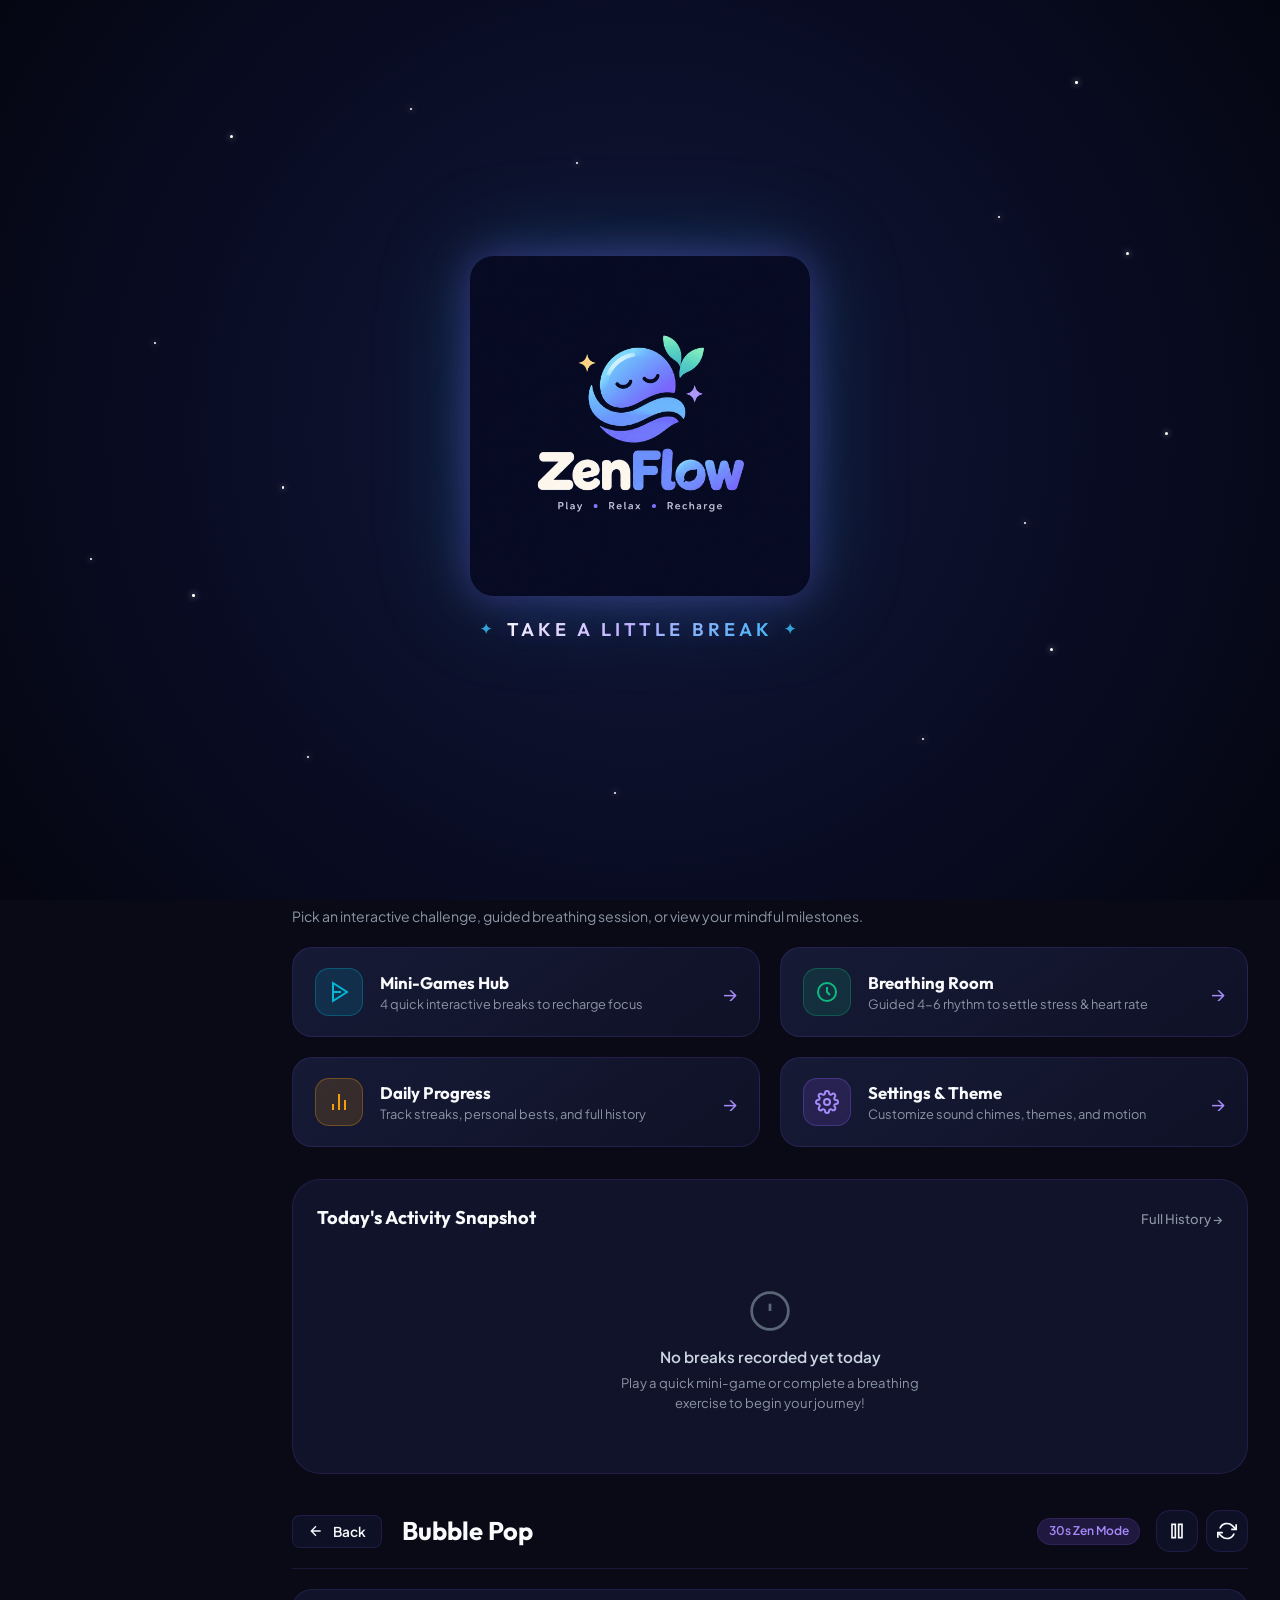
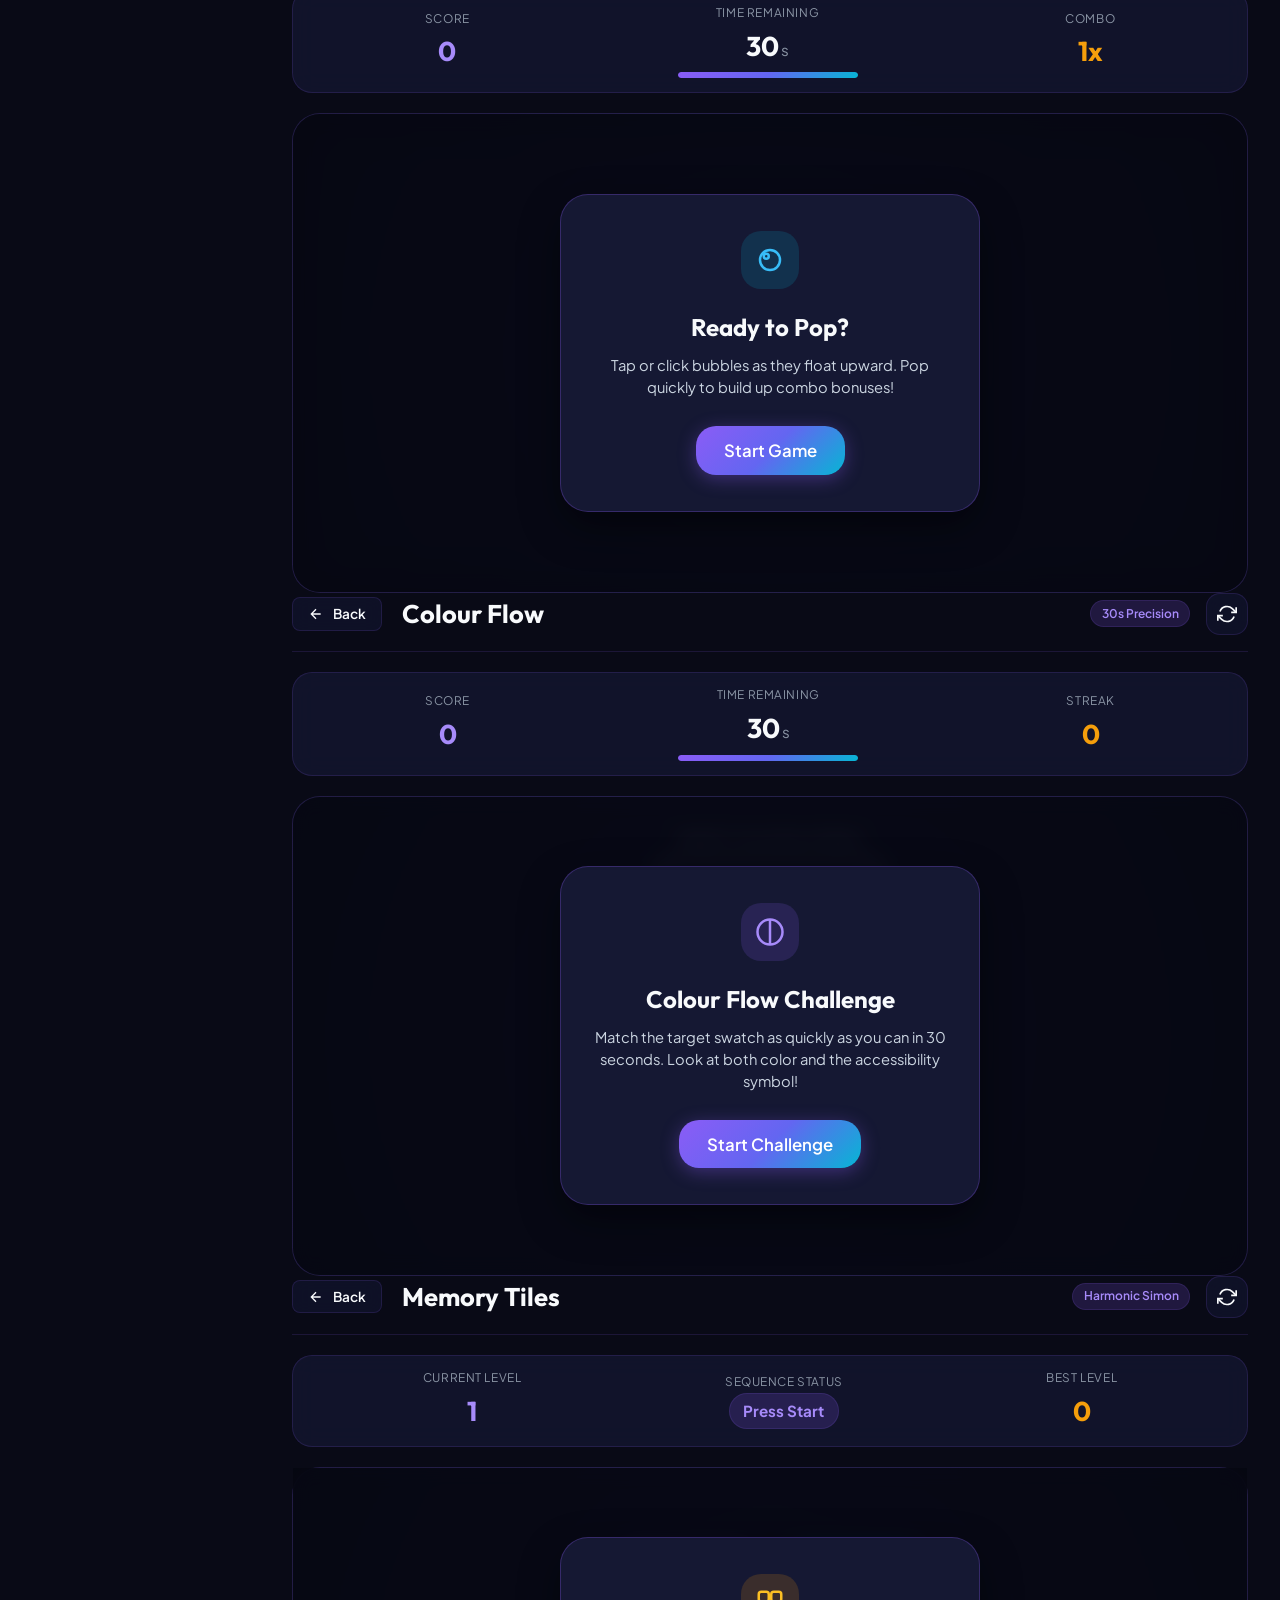
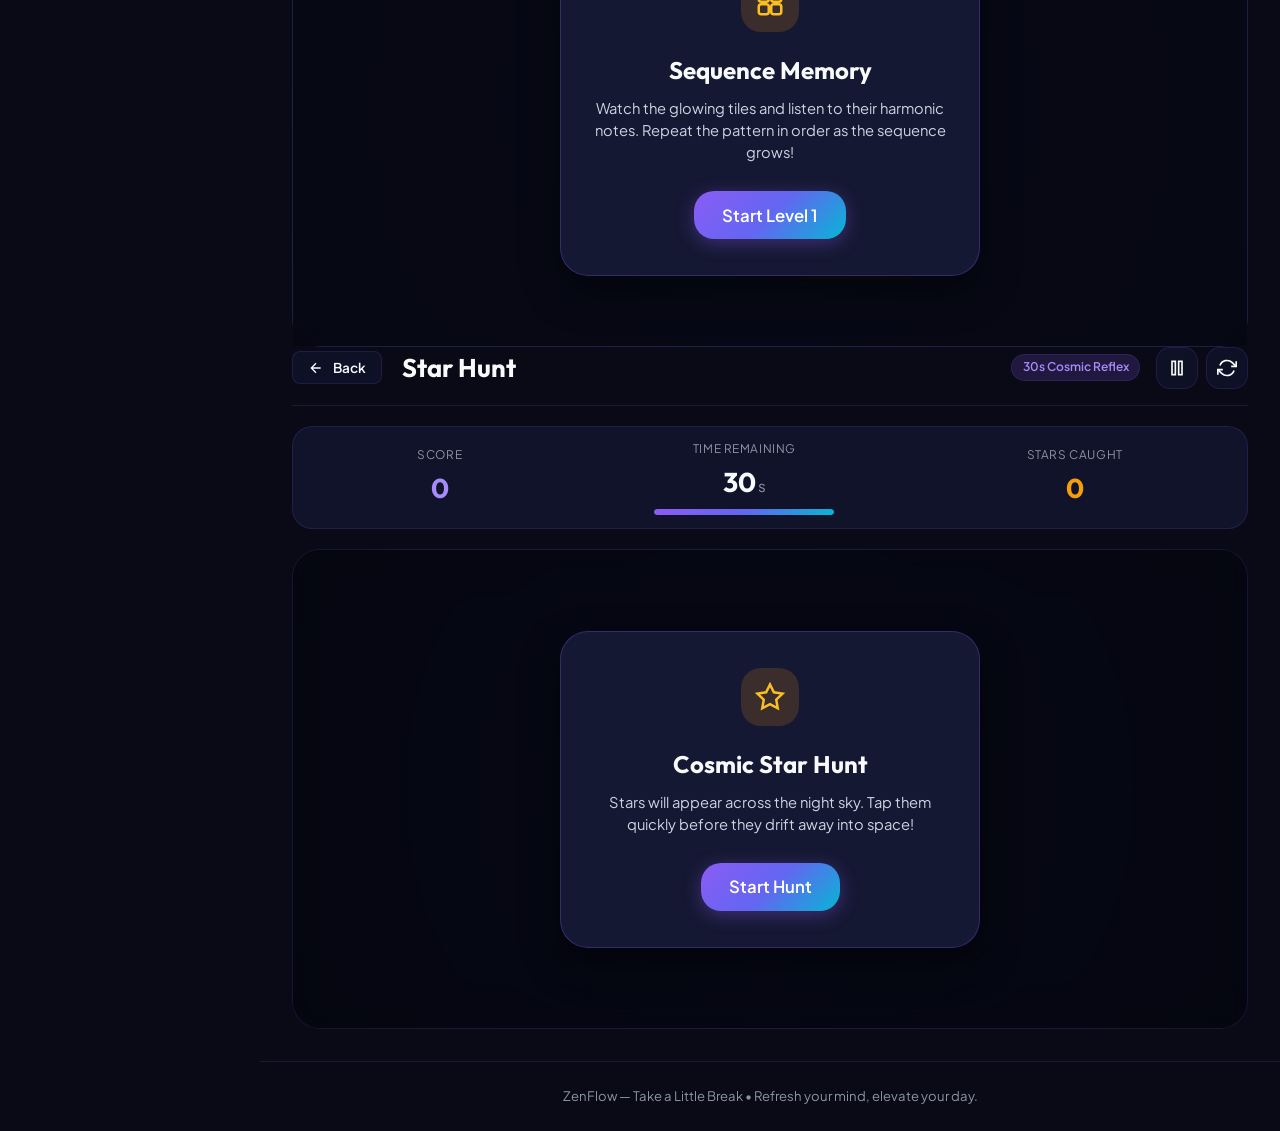
<file: index.html>
<!DOCTYPE html>
<html lang="en" data-theme="dark">
<head>
  <meta charset="UTF-8">
  <meta name="viewport" content="width=device-width, initial-scale=1.0">
  <meta name="description" content="ZenFlow — Take a little break. Mind-refreshing mini-games, guided breathing exercises, and personal activity tracking to reset and refocus.">
  <meta name="keywords" content="zenflow, mind break, mini games, bubble pop, breathing exercise, memory tiles, color challenge, relaxation">
  <meta name="theme-color" content="#090a16">
  
  <title>ZenFlow — Take a Little Break</title>

  <!-- Google Fonts Preconnect & Styles -->
  <link rel="preconnect" href="https://fonts.googleapis.com">
  <link rel="preconnect" href="https://fonts.gstatic.com" crossorigin>
  <link href="https://fonts.googleapis.com/css2?family=Outfit:wght@400;500;600;700&family=Plus+Jakarta+Sans:wght@400;500;600;700&display=swap" rel="stylesheet">

  <!-- Preload Splash Screen Image -->
  <link rel="preload" as="image" href="assets/zenflow-splash.png">

  <link rel="stylesheet" href="style.css">
</head>
<body>
  <!-- ==================== SPLASH SCREEN ==================== -->
  <aside id="zen-splash-screen" class="zen-splash-screen" aria-label="ZenFlow Splash Screen" role="dialog" aria-modal="true">
    <div class="zen-splash-particles" id="zen-splash-particles" aria-hidden="true">
      <span class="zen-splash-star" style="top: 15%; left: 18%; --twinkle-delay: 0.1s; --twinkle-dur: 2.6s; width: 3px; height: 3px;"></span>
      <span class="zen-splash-star" style="top: 24%; left: 78%; --twinkle-delay: 0.7s; --twinkle-dur: 3.2s; width: 2px; height: 2px; --star-glow: rgba(56, 189, 248, 0.75);"></span>
      <span class="zen-splash-star" style="top: 38%; left: 12%; --twinkle-delay: 1.2s; --twinkle-dur: 2.9s; width: 2px; height: 2px;"></span>
      <span class="zen-splash-star" style="top: 28%; left: 88%; --twinkle-delay: 0.4s; --twinkle-dur: 3.5s; width: 3px; height: 3px;"></span>
      <span class="zen-splash-star" style="top: 66%; left: 15%; --twinkle-delay: 0.9s; --twinkle-dur: 2.7s; width: 2.5px; height: 2.5px; --star-glow: rgba(56, 189, 248, 0.75);"></span>
      <span class="zen-splash-star" style="top: 72%; left: 82%; --twinkle-delay: 1.5s; --twinkle-dur: 3.1s; width: 3px; height: 3px;"></span>
      <span class="zen-splash-star" style="top: 84%; left: 24%; --twinkle-delay: 0.3s; --twinkle-dur: 2.4s; width: 2px; height: 2px;"></span>
      <span class="zen-splash-star" style="top: 82%; left: 72%; --twinkle-delay: 1.1s; --twinkle-dur: 3.4s; width: 2px; height: 2px;"></span>
      <span class="zen-splash-star" style="top: 18%; left: 45%; --twinkle-delay: 1.8s; --twinkle-dur: 2.8s; width: 2px; height: 2px;"></span>
      <span class="zen-splash-star" style="top: 62%; left: 7%; --twinkle-delay: 0.5s; --twinkle-dur: 3.0s; width: 2px; height: 2px;"></span>
      <span class="zen-splash-star" style="top: 48%; left: 91%; --twinkle-delay: 1.3s; --twinkle-dur: 2.5s; width: 3px; height: 3px;"></span>
      <span class="zen-splash-star" style="top: 9%; left: 84%; --twinkle-delay: 0.8s; --twinkle-dur: 3.3s; width: 2.5px; height: 2.5px;"></span>
      <span class="zen-splash-star" style="top: 88%; left: 48%; --twinkle-delay: 0.6s; --twinkle-dur: 2.9s; width: 2px; height: 2px; --star-glow: rgba(167, 139, 250, 0.75);"></span>
      <span class="zen-splash-star" style="top: 12%; left: 32%; --twinkle-delay: 1.4s; --twinkle-dur: 3.0s; width: 2px; height: 2px;"></span>
      <span class="zen-splash-star" style="top: 54%; left: 22%; --twinkle-delay: 0.2s; --twinkle-dur: 2.8s; width: 2.5px; height: 2.5px;"></span>
      <span class="zen-splash-star" style="top: 58%; left: 80%; --twinkle-delay: 1.6s; --twinkle-dur: 3.2s; width: 2px; height: 2px; --star-glow: rgba(56, 189, 248, 0.75);"></span>
    </div>
    <div class="zen-splash-content">
      <div class="zen-splash-logo-wrap" id="zen-splash-logo-wrap">
        <div class="zen-splash-glow" aria-hidden="true"></div>
        <img id="zen-splash-logo" class="zen-splash-logo" src="assets/zenflow-splash.png" alt="ZenFlow Logo" width="340" height="340">
        <div id="zen-splash-fallback" class="zen-splash-fallback" style="display: none;" aria-hidden="true">
          <div class="zen-splash-fallback-icon">
            <svg viewBox="0 0 32 32" fill="none" class="zen-splash-fallback-svg" aria-hidden="true">
              <path d="M16 3C16 3 8 13 8 19C8 23.4183 11.5817 27 16 27C20.4183 27 24 23.4183 24 19C24 13 16 3 16 3Z" fill="url(#splashBrandGrad)" />
              <path d="M16 11C16 11 11 17.5 11 21C11 23.7614 13.2386 26 16 26C18.7614 26 21 23.7614 21 21C21 17.5 16 11 16 11Z" fill="url(#splashBrandInnerGrad)" opacity="0.85" />
              <circle cx="16" cy="18" r="2.5" fill="#ffffff" opacity="0.9" />
              <defs>
                <linearGradient id="splashBrandGrad" x1="8" y1="3" x2="24" y2="27" gradientUnits="userSpaceOnUse">
                  <stop stop-color="#8b5cf6" />
                  <stop offset="0.5" stop-color="#6366f1" />
                  <stop offset="1" stop-color="#06b6d4" />
                </linearGradient>
                <linearGradient id="splashBrandInnerGrad" x1="11" y1="11" x2="21" y2="26" gradientUnits="userSpaceOnUse">
                  <stop stop-color="#c4b5fd" />
                  <stop offset="1" stop-color="#38bdf8" />
                </linearGradient>
              </defs>
            </svg>
          </div>
          <span class="zen-splash-fallback-title">ZenFlow</span>
        </div>
      </div>
      <p class="zen-splash-tagline" id="zen-splash-tagline">
        <span class="zen-splash-tagline-sparkle" aria-hidden="true">✦</span>
        <span class="zen-splash-tagline-text">Take a Little Break</span>
        <span class="zen-splash-tagline-sparkle" aria-hidden="true">✦</span>
      </p>
    </div>
  </aside>

  <!-- Ambient Floating Background Particles Canvas -->
  <canvas id="ambient-canvas" class="ambient-canvas" aria-hidden="true"></canvas>

  <div class="app-container" id="app-container">
    
    <!-- ==================== SIDEBAR / NAVIGATION ==================== -->
    <aside class="sidebar" id="sidebar" aria-label="Main Navigation">
      <div class="sidebar-brand">
        <a href="#dashboard" class="brand-link" id="brand-logo-link" aria-label="ZenFlow Home">
          <div class="brand-logo-icon">
            <!-- Zen Lotus / Drop Icon -->
            <svg viewBox="0 0 32 32" fill="none" class="svg-icon">
              <path d="M16 3C16 3 8 13 8 19C8 23.4183 11.5817 27 16 27C20.4183 27 24 23.4183 24 19C24 13 16 3 16 3Z" fill="url(#brandGrad)" />
              <path d="M16 11C16 11 11 17.5 11 21C11 23.7614 13.2386 26 16 26C18.7614 26 21 23.7614 21 21C21 17.5 16 11 16 11Z" fill="url(#brandInnerGrad)" opacity="0.85" />
              <circle cx="16" cy="18" r="2.5" fill="#ffffff" opacity="0.9" />
              <defs>
                <linearGradient id="brandGrad" x1="8" y1="3" x2="24" y2="27" gradientUnits="userSpaceOnUse">
                  <stop stop-color="#8b5cf6" />
                  <stop offset="0.5" stop-color="#6366f1" />
                  <stop offset="1" stop-color="#06b6d4" />
                </linearGradient>
                <linearGradient id="brandInnerGrad" x1="11" y1="11" x2="21" y2="26" gradientUnits="userSpaceOnUse">
                  <stop stop-color="#c4b5fd" />
                  <stop offset="1" stop-color="#38bdf8" />
                </linearGradient>
              </defs>
            </svg>
          </div>
          <div class="brand-text">
            <span class="brand-title">ZenFlow</span>
            <span class="brand-tagline">Take a Little Break</span>
          </div>
        </a>
      </div>

      <!-- Navigation Links -->
      <nav class="nav-menu" id="nav-menu" aria-label="Main sections">
        <ul class="nav-list">
          <li class="nav-item">
            <button class="nav-link active" data-view="dashboard" id="nav-btn-dashboard" aria-current="page">
              <span class="nav-icon">
                <svg viewBox="0 0 24 24" fill="none" stroke="currentColor" stroke-width="2" stroke-linecap="round" stroke-linejoin="round">
                  <rect x="3" y="3" width="7" height="9" rx="1.5" />
                  <rect x="14" y="3" width="7" height="5" rx="1.5" />
                  <rect x="14" y="12" width="7" height="9" rx="1.5" />
                  <rect x="3" y="16" width="7" height="5" rx="1.5" />
                </svg>
              </span>
              <span class="nav-label">Home</span>
            </button>
          </li>
          <li class="nav-item">
            <button class="nav-link" data-view="games" id="nav-btn-games">
              <span class="nav-icon">
                <svg viewBox="0 0 24 24" fill="none" stroke="currentColor" stroke-width="2" stroke-linecap="round" stroke-linejoin="round">
                  <polygon points="6 3 20 12 6 21 6 3" />
                  <line x1="6" y1="12" x2="14" y2="12" />
                </svg>
              </span>
              <span class="nav-label">Mini-Games</span>
              <span class="nav-badge">4</span>
            </button>
          </li>
          <li class="nav-item">
            <button class="nav-link" data-view="progress" id="nav-btn-progress">
              <span class="nav-icon">
                <svg viewBox="0 0 24 24" fill="none" stroke="currentColor" stroke-width="2" stroke-linecap="round" stroke-linejoin="round">
                  <path d="M18 20V10" />
                  <path d="M12 20V4" />
                  <path d="M6 20v-6" />
                </svg>
              </span>
              <span class="nav-label">Daily Progress</span>
            </button>
          </li>
          <li class="nav-item">
            <button class="nav-link" data-view="settings" id="nav-btn-settings">
              <span class="nav-icon">
                <svg viewBox="0 0 24 24" fill="none" stroke="currentColor" stroke-width="2" stroke-linecap="round" stroke-linejoin="round">
                  <circle cx="12" cy="12" r="3" />
                  <path d="M19.4 15a1.65 1.65 0 0 0 .33 1.82l.06.06a2 2 0 0 1 0 2.83 2 2 0 0 1-2.83 0l-.06-.06a1.65 1.65 0 0 0-1.82-.33 1.65 1.65 0 0 0-1 1.51V21a2 2 0 0 1-2 2 2 2 0 0 1-2-2v-.09A1.65 1.65 0 0 0 9 19.4a1.65 1.65 0 0 0-1.82.33l-.06.06a2 2 0 0 1-2.83 0 2 2 0 0 1 0-2.83l.06-.06a1.65 1.65 0 0 0 .33-1.82 1.65 1.65 0 0 0-1.51-1H3a2 2 0 0 1-2-2 2 2 0 0 1 2-2h.09A1.65 1.65 0 0 0 4.6 9a1.65 1.65 0 0 0-.33-1.82l-.06-.06a2 2 0 0 1 0-2.83 2 2 0 0 1 2.83 0l.06.06a1.65 1.65 0 0 0 1.82.33H9a1.65 1.65 0 0 0 1-1.51V3a2 2 0 0 1 2-2 2 2 0 0 1 2 2v.09a1.65 1.65 0 0 0 1 1.51 1.65 1.65 0 0 0 1.82-.33l.06-.06a2 2 0 0 1 2.83 0 2 2 0 0 1 0 2.83l-.06.06a1.65 1.65 0 0 0-.33 1.82V9a1.65 1.65 0 0 0 1.51 1H21a2 2 0 0 1 2 2 2 2 0 0 1-2 2h-.09a1.65 1.65 0 0 0-1.51 1z" />
                </svg>
              </span>
              <span class="nav-label">Settings</span>
            </button>
          </li>
        </ul>
      </nav>

      <!-- Sidebar Mini Streak Widget -->
      <div class="sidebar-streak-card" id="sidebar-streak-card">
        <div class="streak-icon-wrap" aria-hidden="true">
          <svg viewBox="0 0 24 24" fill="none" stroke="currentColor" stroke-width="2" class="streak-flame-svg">
            <path d="M8.5 14.5A2.5 2.5 0 0 0 11 12c0-1.38-.5-2-1-3-1.072-2.143-.224-4.054 2-6 .5 2.5 2 4.9 4 6.5 2 1.6 3 3.5 3 5.5a7 7 0 1 1-14 0c0-1.153.433-2.294 1-3a2.5 2.5 0 0 0 2.5 2.5z" />
          </svg>
        </div>
        <div class="streak-info">
          <div class="streak-count" id="sidebar-streak-value">0 Days</div>
          <div class="streak-label">Daily Break Streak</div>
        </div>
      </div>
    </aside>

    <!-- ==================== MAIN CONTENT WRAPPER ==================== -->
    <div class="main-wrapper">
      
      <!-- Top Application Header -->
      <header class="app-header" id="app-header">
        <div class="header-left">
          <button class="mobile-menu-btn" id="mobile-menu-toggle" aria-label="Toggle navigation menu" aria-expanded="false">
            <svg viewBox="0 0 24 24" fill="none" stroke="currentColor" stroke-width="2" stroke-linecap="round" stroke-linejoin="round">
              <line x1="3" y1="12" x2="21" y2="12" />
              <line x1="3" y1="6" x2="21" y2="6" />
              <line x1="3" y1="18" x2="21" y2="18" />
            </svg>
          </button>
          <div class="page-breadcrumbs" id="page-breadcrumbs">
            <span class="breadcrumb-item" id="breadcrumb-current">Dashboard</span>
          </div>
        </div>

        <div class="header-right">
          <!-- Today's quick session pill -->
          <div class="header-stat-pill" title="Today's Mindful Breaks">
            <span class="stat-pill-dot" aria-hidden="true"></span>
            <span class="stat-pill-text"><strong id="header-today-sessions">0</strong> breaks today</span>
          </div>

          <div class="header-controls-group">
            <!-- Quick Audio Mute / Unmute Toggle -->
            <button class="header-icon-btn" id="header-audio-toggle" title="Toggle Sound Effects" aria-label="Toggle sound">
              <svg id="header-audio-icon-on" viewBox="0 0 24 24" fill="none" stroke="currentColor" stroke-width="2" stroke-linecap="round" stroke-linejoin="round">
                <polygon points="11 5 6 9 2 9 2 15 6 15 11 19 11 5" />
                <path d="M19.07 4.93a10 10 0 0 1 0 14.14M15.54 8.46a5 5 0 0 1 0 7.07" />
              </svg>
              <svg id="header-audio-icon-off" class="hidden" viewBox="0 0 24 24" fill="none" stroke="currentColor" stroke-width="2" stroke-linecap="round" stroke-linejoin="round">
                <polygon points="11 5 6 9 2 9 2 15 6 15 11 19 11 5" />
                <line x1="23" y1="9" x2="17" y2="15" />
                <line x1="17" y1="9" x2="23" y2="15" />
              </svg>
            </button>

            <!-- Theme Toggle (Dark / Light) -->
            <button class="header-icon-btn" id="header-theme-toggle" title="Switch Theme" aria-label="Toggle dark or light theme">
              <!-- Moon icon (when in light) -->
              <svg id="theme-icon-moon" class="hidden" viewBox="0 0 24 24" fill="none" stroke="currentColor" stroke-width="2" stroke-linecap="round" stroke-linejoin="round">
                <path d="M21 12.79A9 9 0 1 1 11.21 3 7 7 0 0 0 21 12.79z" />
              </svg>
              <!-- Sun icon (when in dark) -->
              <svg id="theme-icon-sun" viewBox="0 0 24 24" fill="none" stroke="currentColor" stroke-width="2" stroke-linecap="round" stroke-linejoin="round">
                <circle cx="12" cy="12" r="5" />
                <line x1="12" y1="1" x2="12" y2="3" />
                <line x1="12" y1="21" x2="12" y2="23" />
                <line x1="4.22" y1="4.22" x2="5.64" y2="5.64" />
                <line x1="18.36" y1="18.36" x2="19.78" y2="19.78" />
                <line x1="1" y1="12" x2="3" y2="12" />
                <line x1="21" y1="12" x2="23" y2="12" />
                <line x1="4.22" y1="19.78" x2="5.64" y2="18.36" />
                <line x1="18.36" y1="5.64" x2="19.78" y2="4.22" />
              </svg>
            </button>
          </div>
        </div>
      </header>

      <!-- Main Application Views Container -->
      <main class="content-container" id="content-container">

        <!-- ==================== VIEW 1: HOME DASHBOARD ==================== -->
        <section class="view-section active" id="view-dashboard" aria-labelledby="dashboard-heading">
          
          <!-- Hero Banner -->
          <div class="dashboard-hero-card">
            <div class="hero-content">
              <div class="hero-badge">
                <span class="pulse-indicator"></span>
                <span>Mindful Refresh</span>
              </div>
              <h1 class="hero-title" id="dashboard-heading">
                <span id="dashboard-greeting">Welcome to ZenFlow</span>
              </h1>
              <p class="hero-description">
                Step away from screens and stress. Pick a relaxing 30-second challenge or gentle guided breathing to recharge your focus.
              </p>
              <div class="hero-actions">
                <button class="btn btn-primary btn-lg" id="btn-quick-break" data-action="quick-break">
                  <svg viewBox="0 0 24 24" fill="none" stroke="currentColor" stroke-width="2" class="btn-svg-icon">
                    <polygon points="5 3 19 12 5 21 5 3" />
                  </svg>
                  <span>Start a Quick Break</span>
                </button>
                <button class="btn btn-glass btn-lg" id="btn-quick-breathe" data-navigate="breathing">
                  <svg viewBox="0 0 24 24" fill="none" stroke="currentColor" stroke-width="2" class="btn-svg-icon">
                    <circle cx="12" cy="12" r="9" />
                    <path d="M12 7v5l3 3" />
                  </svg>
                  <span>1-Min Breathing</span>
                </button>
              </div>
            </div>

            <div class="hero-decoration" aria-hidden="true">
              <div class="floating-orb orb-1"></div>
              <div class="floating-orb orb-2"></div>
              <div class="floating-orb orb-3"></div>
              <div class="hero-graphic">
                <svg viewBox="0 0 160 160" fill="none">
                  <circle cx="80" cy="80" r="70" stroke="url(#heroRingGrad)" stroke-width="2" stroke-dasharray="8 8" opacity="0.6" />
                  <circle cx="80" cy="80" r="50" stroke="url(#heroRingGrad2)" stroke-width="2" opacity="0.8" />
                  <circle cx="80" cy="80" r="28" fill="url(#heroCoreGrad)" />
                  <defs>
                    <linearGradient id="heroRingGrad" x1="10" y1="10" x2="150" y2="150" gradientUnits="userSpaceOnUse">
                      <stop stop-color="#8b5cf6" />
                      <stop offset="1" stop-color="#06b6d4" />
                    </linearGradient>
                    <linearGradient id="heroRingGrad2" x1="30" y1="30" x2="130" y2="130" gradientUnits="userSpaceOnUse">
                      <stop stop-color="#ec4899" />
                      <stop offset="1" stop-color="#8b5cf6" />
                    </linearGradient>
                    <linearGradient id="heroCoreGrad" x1="52" y1="52" x2="108" y2="108" gradientUnits="userSpaceOnUse">
                      <stop stop-color="#6366f1" />
                      <stop offset="1" stop-color="#06b6d4" />
                    </linearGradient>
                  </defs>
                </svg>
              </div>
            </div>
          </div>

          <!-- Real-Time Stats Overview Grid -->
          <div class="dashboard-stats-grid">
            <div class="stat-card" id="card-stat-today">
              <div class="stat-icon-wrapper icon-violet">
                <svg viewBox="0 0 24 24" fill="none" stroke="currentColor" stroke-width="2">
                  <path d="M12 2v4M12 18v4M4.93 4.93l2.83 2.83M16.24 16.24l2.83 2.83M2 12h4M18 12h4M4.93 19.07l2.83-2.83M16.24 7.76l2.83-2.83" />
                </svg>
              </div>
              <div class="stat-body">
                <div class="stat-value" id="dash-stat-today-sessions">0</div>
                <div class="stat-label">Breaks Today</div>
              </div>
            </div>

            <div class="stat-card" id="card-stat-streak">
              <div class="stat-icon-wrapper icon-amber">
                <svg viewBox="0 0 24 24" fill="none" stroke="currentColor" stroke-width="2">
                  <path d="M8.5 14.5A2.5 2.5 0 0 0 11 12c0-1.38-.5-2-1-3-1.072-2.143-.224-4.054 2-6 .5 2.5 2 4.9 4 6.5 2 1.6 3 3.5 3 5.5a7 7 0 1 1-14 0c0-1.153.433-2.294 1-3a2.5 2.5 0 0 0 2.5 2.5z" />
                </svg>
              </div>
              <div class="stat-body">
                <div class="stat-value" id="dash-stat-streak">0</div>
                <div class="stat-label">Day Streak</div>
              </div>
            </div>

            <div class="stat-card" id="card-stat-bubbles">
              <div class="stat-icon-wrapper icon-cyan">
                <svg viewBox="0 0 24 24" fill="none" stroke="currentColor" stroke-width="2">
                  <circle cx="12" cy="12" r="8" />
                  <circle cx="8" cy="8" r="2" />
                </svg>
              </div>
              <div class="stat-body">
                <div class="stat-value" id="dash-stat-bubbles-popped">0</div>
                <div class="stat-label">Bubbles Popped</div>
              </div>
            </div>

            <div class="stat-card" id="card-stat-breathing">
              <div class="stat-icon-wrapper icon-emerald">
                <svg viewBox="0 0 24 24" fill="none" stroke="currentColor" stroke-width="2">
                  <circle cx="12" cy="12" r="9" />
                  <path d="M12 7v5l3 3" />
                </svg>
              </div>
              <div class="stat-body">
                <div class="stat-value" id="dash-stat-breathing-mins">0m</div>
                <div class="stat-label">Mindful Minutes</div>
              </div>
            </div>
          </div>

          <!-- Featured Activity & Breathing Prompt -->
          <div class="dashboard-featured-row">
            <!-- Featured Mini-Game Card -->
            <div class="featured-game-card">
              <div class="featured-badge-row">
                <span class="featured-badge">Featured Activity</span>
              </div>
              <div class="featured-content">
                <div class="featured-icon-box">
                  <svg viewBox="0 0 24 24" fill="none" stroke="currentColor" stroke-width="2">
                    <circle cx="12" cy="12" r="8" />
                    <circle cx="9" cy="9" r="2" />
                    <circle cx="16" cy="15" r="1.5" />
                  </svg>
                </div>
                <div class="featured-text">
                  <h3 class="featured-title">Bubble Pop Relax</h3>
                  <p class="featured-desc">Pop floating ambient bubbles to melt tension away. Crisp sound effects and smooth fluid dynamics.</p>
                </div>
              </div>
              <div class="featured-footer">
                <div class="featured-tags">
                  <span class="game-meta-tag">30 Seconds</span>
                  <span class="game-meta-tag">High Replay</span>
                </div>
                <button class="btn btn-primary btn-sm play-game-btn" data-game="bubblePop">
                  <span>Play Now</span>
                  <svg viewBox="0 0 24 24" fill="none" stroke="currentColor" stroke-width="2" class="btn-svg-sm">
                    <polygon points="5 3 19 12 5 21 5 3" />
                  </svg>
                </button>
              </div>
            </div>

            <!-- Gentle Breathing Callout -->
            <div class="breathing-prompt-card">
              <div class="breathing-prompt-circle-anim" aria-hidden="true">
                <div class="breathing-pulse-ring"></div>
                <div class="breathing-pulse-core"></div>
              </div>
              <div class="breathing-prompt-text">
                <h3 class="breathing-prompt-title">Take a Deep Breath</h3>
                <p class="breathing-prompt-desc">Slow your heart rate and center your focus with a 4-6 calm breathing rhythm.</p>
                <button class="btn btn-secondary btn-sm" data-navigate="breathing">
                  <span>Enter Breathing Room</span>
                </button>
              </div>
            </div>
          </div>

          <!-- Quick Hub Shortcuts -->
          <div class="dashboard-section-header">
            <div>
              <h2 class="section-title">Explore ZenFlow</h2>
              <p class="section-subtitle">Pick an interactive challenge, guided breathing session, or view your mindful milestones.</p>
            </div>
          </div>

          <div class="dashboard-shortcuts-grid">
            <button class="shortcut-card" data-navigate="games">
              <div class="shortcut-icon-wrap icon-cyan">
                <svg viewBox="0 0 24 24" fill="none" stroke="currentColor" stroke-width="2">
                  <polygon points="6 3 20 12 6 21 6 3" />
                  <line x1="6" y1="12" x2="14" y2="12" />
                </svg>
              </div>
              <div class="shortcut-info">
                <div class="shortcut-title">Mini-Games Hub</div>
                <div class="shortcut-desc">4 quick interactive breaks to recharge focus</div>
              </div>
              <span class="shortcut-arrow" aria-hidden="true">&rarr;</span>
            </button>

            <button class="shortcut-card" data-navigate="breathing">
              <div class="shortcut-icon-wrap icon-emerald">
                <svg viewBox="0 0 24 24" fill="none" stroke="currentColor" stroke-width="2">
                  <circle cx="12" cy="12" r="9" />
                  <path d="M12 7v5l3 3" />
                </svg>
              </div>
              <div class="shortcut-info">
                <div class="shortcut-title">Breathing Room</div>
                <div class="shortcut-desc">Guided 4-6 rhythm to settle stress &amp; heart rate</div>
              </div>
              <span class="shortcut-arrow" aria-hidden="true">&rarr;</span>
            </button>

            <button class="shortcut-card" data-navigate="progress">
              <div class="shortcut-icon-wrap icon-amber">
                <svg viewBox="0 0 24 24" fill="none" stroke="currentColor" stroke-width="2">
                  <path d="M18 20V10" />
                  <path d="M12 20V4" />
                  <path d="M6 20v-6" />
                </svg>
              </div>
              <div class="shortcut-info">
                <div class="shortcut-title">Daily Progress</div>
                <div class="shortcut-desc">Track streaks, personal bests, and full history</div>
              </div>
              <span class="shortcut-arrow" aria-hidden="true">&rarr;</span>
            </button>

            <button class="shortcut-card" data-navigate="settings">
              <div class="shortcut-icon-wrap icon-violet">
                <svg viewBox="0 0 24 24" fill="none" stroke="currentColor" stroke-width="2">
                  <circle cx="12" cy="12" r="3" />
                  <path d="M19.4 15a1.65 1.65 0 0 0 .33 1.82l.06.06a2 2 0 0 1 0 2.83 2 2 0 0 1-2.83 0l-.06-.06a1.65 1.65 0 0 0-1.82-.33 1.65 1.65 0 0 0-1 1.51V21a2 2 0 0 1-2 2 2 2 0 0 1-2-2v-.09A1.65 1.65 0 0 0 9 19.4a1.65 1.65 0 0 0-1.82.33l-.06.06a2 2 0 0 1-2.83 0 2 2 0 0 1 0-2.83l.06-.06a1.65 1.65 0 0 0 .33-1.82 1.65 1.65 0 0 0-1.51-1H3a2 2 0 0 1-2-2 2 2 0 0 1 2-2h.09A1.65 1.65 0 0 0 4.6 9a1.65 1.65 0 0 0-.33-1.82l-.06-.06a2 2 0 0 1 0-2.83 2 2 0 0 1 2.83 0l.06.06a1.65 1.65 0 0 0 1.82.33H9a1.65 1.65 0 0 0 1-1.51V3a2 2 0 0 1 2-2 2 2 0 0 1 2 2v.09a1.65 1.65 0 0 0 1 1.51 1.65 1.65 0 0 0 1.82-.33l.06-.06a2 2 0 0 1 2.83 0 2 2 0 0 1 0 2.83l-.06.06a1.65 1.65 0 0 0-.33 1.82V9a1.65 1.65 0 0 0 1.51 1H21a2 2 0 0 1 2 2 2 2 0 0 1-2 2h-.09a1.65 1.65 0 0 0-1.51 1z" />
                </svg>
              </div>
              <div class="shortcut-info">
                <div class="shortcut-title">Settings &amp; Theme</div>
                <div class="shortcut-desc">Customize sound chimes, themes, and motion</div>
              </div>
              <span class="shortcut-arrow" aria-hidden="true">&rarr;</span>
            </button>
          </div>

          <!-- Recent Activity Snapshot -->
          <div class="dashboard-recent-row">
            <div class="recent-activity-panel">
              <div class="panel-header">
                <h3 class="panel-title">Today's Activity Snapshot</h3>
                <button class="btn-link-subtle" data-navigate="progress">Full History &rarr;</button>
              </div>
              <div class="recent-list-container" id="dash-recent-list">
                <!-- Dynamically populated or empty state -->
                <div class="empty-state-box">
                  <div class="empty-state-icon">
                    <svg viewBox="0 0 24 24" fill="none" stroke="currentColor" stroke-width="1.5">
                      <circle cx="12" cy="12" r="10" />
                      <line x1="12" y1="8" x2="12" y2="12" />
                      <line x1="12" y1="16" x2="12.01" y2="16" />
                    </svg>
                  </div>
                  <p class="empty-state-title">No breaks recorded yet today</p>
                  <p class="empty-state-desc">Play a quick mini-game or complete a breathing exercise to begin your journey!</p>
                </div>
              </div>
            </div>
          </div>

          <!-- Compatibility indicators for metrics updater -->
          <div class="dashboard-hidden-metrics" aria-hidden="true" style="display: none;">
            <span id="badge-best-bubblePop"></span>
            <span id="badge-best-colourFlow"></span>
            <span id="badge-best-memoryTiles"></span>
            <span id="badge-best-starHunt"></span>
            <button id="dash-sound-toggle"></button>
            <button id="dash-particles-toggle"></button>
          </div>

        </section>

        <!-- ==================== VIEW 2: MINI-GAMES HUB ==================== -->
        <section class="view-section" id="view-games" aria-labelledby="games-heading">
          <div class="section-title-wrap">
            <h1 class="view-main-title" id="games-heading">Mini-Games Hub</h1>
            <p class="view-main-subtitle">Choose a quick interactive break to recharge your mental energy.</p>
          </div>

          <!-- All Games Directory Cards -->
          <div class="games-hub-grid">
            <!-- Game 1: Bubble Pop -->
            <div class="hub-game-card">
              <div class="hub-card-header bg-gradient-bubble">
                <div class="hub-game-badge">30s Timed</div>
                <div class="hub-icon-circle">
                  <svg viewBox="0 0 24 24" fill="none" stroke="currentColor" stroke-width="2">
                    <circle cx="12" cy="12" r="8" />
                    <circle cx="9" cy="9" r="2" />
                  </svg>
                </div>
              </div>
              <div class="hub-card-body">
                <div class="hub-header-row">
                  <h2 class="hub-game-title">Bubble Pop</h2>
                  <span class="hub-score-tag" id="hub-best-bubblePop">Best: 0</span>
                </div>
                <p class="hub-game-desc">A tactile stress-relief game. Tap floating orbs to pop them before time runs out. Faster pops trigger combo multiplier multipliers.</p>
                <div class="hub-features">
                  <span class="feature-chip">Tactile Sounds</span>
                  <span class="feature-chip">Combo Multipliers</span>
                  <span class="feature-chip">Stress Relief</span>
                </div>
                <button class="btn btn-primary btn-block play-game-btn" data-game="bubblePop">
                  <svg viewBox="0 0 24 24" fill="none" stroke="currentColor" stroke-width="2" class="btn-svg-sm">
                    <polygon points="5 3 19 12 5 21 5 3" />
                  </svg>
                  <span>Launch Bubble Pop</span>
                </button>
              </div>
            </div>

            <!-- Game 2: Colour Flow -->
            <div class="hub-game-card">
              <div class="hub-card-header bg-gradient-colour">
                <div class="hub-game-badge">30s Timed</div>
                <div class="hub-icon-circle">
                  <svg viewBox="0 0 24 24" fill="none" stroke="currentColor" stroke-width="2">
                    <circle cx="12" cy="12" r="10" />
                    <line x1="12" y1="2" x2="12" y2="22" />
                  </svg>
                </div>
              </div>
              <div class="hub-card-body">
                <div class="hub-header-row">
                  <h2 class="hub-game-title">Colour Flow</h2>
                  <span class="hub-score-tag" id="hub-best-colourFlow">Best: 0</span>
                </div>
                <p class="hub-game-desc">Test your perception by identifying the target hue. Includes shape symbols and accessible cues to support all players.</p>
                <div class="hub-features">
                  <span class="feature-chip">Pattern Cues</span>
                  <span class="feature-chip">Focus Training</span>
                  <span class="feature-chip">Accessible</span>
                </div>
                <button class="btn btn-primary btn-block play-game-btn" data-game="colourFlow">
                  <svg viewBox="0 0 24 24" fill="none" stroke="currentColor" stroke-width="2" class="btn-svg-sm">
                    <polygon points="5 3 19 12 5 21 5 3" />
                  </svg>
                  <span>Launch Colour Flow</span>
                </button>
              </div>
            </div>

            <!-- Game 3: Memory Tiles -->
            <div class="hub-game-card">
              <div class="hub-card-header bg-gradient-memory">
                <div class="hub-game-badge">Pattern Recall</div>
                <div class="hub-icon-circle">
                  <svg viewBox="0 0 24 24" fill="none" stroke="currentColor" stroke-width="2">
                    <rect x="3" y="3" width="8" height="8" rx="2" />
                    <rect x="13" y="3" width="8" height="8" rx="2" />
                    <rect x="3" y="13" width="8" height="8" rx="2" />
                    <rect x="13" y="13" width="8" height="8" rx="2" />
                  </svg>
                </div>
              </div>
              <div class="hub-card-body">
                <div class="hub-header-row">
                  <h2 class="hub-game-title">Memory Tiles</h2>
                  <span class="hub-score-tag" id="hub-best-memoryTiles">Lvl: 0</span>
                </div>
                <p class="hub-game-desc">Listen and watch the harmonic sequence, then repeat it accurately. Each successful stage introduces an additional note.</p>
                <div class="hub-features">
                  <span class="feature-chip">Harmonic Chords</span>
                  <span class="feature-chip">Memory Training</span>
                  <span class="feature-chip">No Time Pressure</span>
                </div>
                <button class="btn btn-primary btn-block play-game-btn" data-game="memoryTiles">
                  <svg viewBox="0 0 24 24" fill="none" stroke="currentColor" stroke-width="2" class="btn-svg-sm">
                    <polygon points="5 3 19 12 5 21 5 3" />
                  </svg>
                  <span>Launch Memory Tiles</span>
                </button>
              </div>
            </div>

            <!-- Game 4: Star Hunt -->
            <div class="hub-game-card">
              <div class="hub-card-header bg-gradient-star">
                <div class="hub-game-badge">30s Timed</div>
                <div class="hub-icon-circle">
                  <svg viewBox="0 0 24 24" fill="none" stroke="currentColor" stroke-width="2">
                    <polygon points="12 2 15.09 8.26 22 9.27 17 14.14 18.18 21.02 12 17.77 5.82 21.02 7 14.14 2 9.27 8.91 8.26 12 2" />
                  </svg>
                </div>
              </div>
              <div class="hub-card-body">
                <div class="hub-header-row">
                  <h2 class="hub-game-title">Star Hunt</h2>
                  <span class="hub-score-tag" id="hub-best-starHunt">Best: 0</span>
                </div>
                <p class="hub-game-desc">Cosmic observation and reaction challenge. Spot and capture stars as they twinkle and orbit in a peaceful night sky.</p>
                <div class="hub-features">
                  <span class="feature-chip">Calming Cosmos</span>
                  <span class="feature-chip">Reflex Spark</span>
                  <span class="feature-chip">Star Chimes</span>
                </div>
                <button class="btn btn-primary btn-block play-game-btn" data-game="starHunt">
                  <svg viewBox="0 0 24 24" fill="none" stroke="currentColor" stroke-width="2" class="btn-svg-sm">
                    <polygon points="5 3 19 12 5 21 5 3" />
                  </svg>
                  <span>Launch Star Hunt</span>
                </button>
              </div>
            </div>

            <!-- Activity 5: Guided Breathing Room -->
            <div class="hub-game-card">
              <div class="hub-card-header" style="background: linear-gradient(135deg, #10b981 0%, #06b6d4 100%);">
                <div class="hub-game-badge">Mindful Calming</div>
                <div class="hub-icon-circle">
                  <svg viewBox="0 0 24 24" fill="none" stroke="currentColor" stroke-width="2">
                    <circle cx="12" cy="12" r="9" />
                    <path d="M12 7v5l3 3" />
                  </svg>
                </div>
              </div>
              <div class="hub-card-body">
                <div class="hub-header-row">
                  <h2 class="hub-game-title">Breathing Room</h2>
                  <span class="hub-score-tag">1–3 Min</span>
                </div>
                <p class="hub-game-desc">A guided visual pacing exercise. Regulate your autonomic nervous system with rhythmic 4-second inhalation and 6-second exhalation cycles.</p>
                <div class="hub-features">
                  <span class="feature-chip">Heart Rate Calm</span>
                  <span class="feature-chip">Audio Chords</span>
                  <span class="feature-chip">Zero Pressure</span>
                </div>
                <button class="btn btn-primary btn-block" data-navigate="breathing">
                  <svg viewBox="0 0 24 24" fill="none" stroke="currentColor" stroke-width="2" class="btn-svg-sm">
                    <polygon points="5 3 19 12 5 21 5 3" />
                  </svg>
                  <span>Enter Breathing Room</span>
                </button>
              </div>
            </div>
          </div>
        </section>

        <!-- ==================== PLAY AREA: BUBBLE POP ==================== -->
        <section class="game-arena-section" id="arena-bubblePop" aria-label="Bubble Pop Arena" hidden>
          <div class="arena-header">
            <div class="arena-header-top-row">
              <button class="btn btn-glass btn-sm back-to-hub-btn" aria-label="Return to games">
                <svg viewBox="0 0 24 24" fill="none" stroke="currentColor" stroke-width="2" class="btn-svg-sm">
                  <path d="M19 12H5M12 19l-7-7 7-7" />
                </svg>
                <span>Back</span>
              </button>
              <h2 class="arena-game-name">Bubble Pop</h2>
            </div>
            <div class="arena-header-actions-row">
              <span class="arena-mode-badge">30s Zen Mode</span>
              <div class="arena-header-controls">
                <button class="btn btn-glass btn-icon-only" id="bp-pause-btn" title="Pause / Resume" aria-label="Pause game">
                  <svg id="bp-icon-pause" viewBox="0 0 24 24" fill="none" stroke="currentColor" stroke-width="2">
                    <rect x="6" y="4" width="4" height="16" />
                    <rect x="14" y="4" width="4" height="16" />
                  </svg>
                  <svg id="bp-icon-play" class="hidden" viewBox="0 0 24 24" fill="none" stroke="currentColor" stroke-width="2">
                    <polygon points="5 3 19 12 5 21 5 3" />
                  </svg>
                </button>
                <button class="btn btn-glass btn-icon-only" id="bp-restart-btn" title="Restart Game" aria-label="Restart game">
                  <svg viewBox="0 0 24 24" fill="none" stroke="currentColor" stroke-width="2">
                    <path d="M23 4v6h-6M1 20v-6h6" />
                    <path d="M3.51 9a9 9 0 0 1 14.85-3.36L23 10M1 14l4.64 4.36A9 9 0 0 0 20.49 15" />
                  </svg>
                </button>
              </div>
            </div>
          </div>

          <!-- Score & Timer Bar -->
          <div class="arena-scoreboard">
            <div class="hud-item">
              <span class="hud-label">Score</span>
              <span class="hud-value hud-score" id="bp-score-val">0</span>
            </div>
            <div class="hud-item hud-timer-box">
              <span class="hud-label">Time Remaining</span>
              <div class="timer-display-wrap">
                <span class="hud-value hud-timer" id="bp-timer-val">30</span>
                <span class="hud-timer-unit">s</span>
              </div>
              <div class="timer-bar-track">
                <div class="timer-bar-fill" id="bp-timer-bar"></div>
              </div>
            </div>
            <div class="hud-item">
              <span class="hud-label">Combo</span>
              <span class="hud-value hud-combo" id="bp-combo-val">1x</span>
            </div>
          </div>

          <!-- Play Field -->
          <div class="arena-canvas-stage bubble-stage" id="bp-stage" tabindex="0" role="region" aria-label="Bubble popping play zone">
            <!-- Bubbles injected dynamically -->
            <div class="game-overlay-prompt" id="bp-start-overlay">
              <div class="overlay-modal-card">
                <div class="overlay-icon-wrap icon-cyan">
                  <svg viewBox="0 0 24 24" fill="none" stroke="currentColor" stroke-width="2">
                    <circle cx="12" cy="12" r="8" />
                    <circle cx="9" cy="9" r="2" />
                  </svg>
                </div>
                <h3 class="overlay-title">Ready to Pop?</h3>
                <p class="overlay-desc">Tap or click bubbles as they float upward. Pop quickly to build up combo bonuses!</p>
                <button class="btn btn-primary btn-lg" id="bp-start-btn">Start Game</button>
              </div>
            </div>
          </div>
        </section>

        <!-- ==================== PLAY AREA: COLOUR FLOW ==================== -->
        <section class="game-arena-section" id="arena-colourFlow" aria-label="Colour Flow Arena" hidden>
          <div class="arena-header">
            <div class="arena-header-top-row">
              <button class="btn btn-glass btn-sm back-to-hub-btn" aria-label="Return to games">
                <svg viewBox="0 0 24 24" fill="none" stroke="currentColor" stroke-width="2" class="btn-svg-sm">
                  <path d="M19 12H5M12 19l-7-7 7-7" />
                </svg>
                <span>Back</span>
              </button>
              <h2 class="arena-game-name">Colour Flow</h2>
            </div>
            <div class="arena-header-actions-row">
              <span class="arena-mode-badge">30s Precision</span>
              <div class="arena-header-controls">
                <button class="btn btn-glass btn-icon-only" id="cf-restart-btn" title="Restart Game" aria-label="Restart game">
                  <svg viewBox="0 0 24 24" fill="none" stroke="currentColor" stroke-width="2">
                    <path d="M23 4v6h-6M1 20v-6h6" />
                    <path d="M3.51 9a9 9 0 0 1 14.85-3.36L23 10M1 14l4.64 4.36A9 9 0 0 0 20.49 15" />
                  </svg>
                </button>
              </div>
            </div>
          </div>

          <!-- Score & Timer Bar -->
          <div class="arena-scoreboard">
            <div class="hud-item">
              <span class="hud-label">Score</span>
              <span class="hud-value hud-score" id="cf-score-val">0</span>
            </div>
            <div class="hud-item hud-timer-box">
              <span class="hud-label">Time Remaining</span>
              <div class="timer-display-wrap">
                <span class="hud-value hud-timer" id="cf-timer-val">30</span>
                <span class="hud-timer-unit">s</span>
              </div>
              <div class="timer-bar-track">
                <div class="timer-bar-fill" id="cf-timer-bar"></div>
              </div>
            </div>
            <div class="hud-item">
              <span class="hud-label">Streak</span>
              <span class="hud-value hud-combo" id="cf-streak-val">0</span>
            </div>
          </div>

          <!-- Colour Challenge Arena Container -->
          <div class="colour-flow-stage" id="cf-stage">
            <div class="cf-target-container">
              <span class="cf-target-label">Target Colour &amp; Symbol</span>
              <div class="cf-target-card" id="cf-target-swatch">
                <div class="cf-symbol-mark" id="cf-target-symbol"></div>
                <span class="cf-color-name" id="cf-target-name">Finding color...</span>
              </div>
            </div>

            <div class="cf-instruction-hint">Select the matching tile below:</div>

            <!-- Choice tiles grid (4 to 6 options) -->
            <div class="cf-tiles-grid" id="cf-tiles-grid" role="group" aria-label="Colour choices">
              <!-- Dynamically generated buttons -->
            </div>

            <!-- Pre-game overlay -->
            <div class="game-overlay-prompt" id="cf-start-overlay">
              <div class="overlay-modal-card">
                <div class="overlay-icon-wrap icon-violet">
                  <svg viewBox="0 0 24 24" fill="none" stroke="currentColor" stroke-width="2">
                    <circle cx="12" cy="12" r="10" />
                    <line x1="12" y1="2" x2="12" y2="22" />
                  </svg>
                </div>
                <h3 class="overlay-title">Colour Flow Challenge</h3>
                <p class="overlay-desc">Match the target swatch as quickly as you can in 30 seconds. Look at both color and the accessibility symbol!</p>
                <button class="btn btn-primary btn-lg" id="cf-start-btn">Start Challenge</button>
              </div>
            </div>
          </div>
        </section>

        <!-- ==================== PLAY AREA: MEMORY TILES ==================== -->
        <section class="game-arena-section" id="arena-memoryTiles" aria-label="Memory Tiles Arena" hidden>
          <div class="arena-header">
            <div class="arena-header-top-row">
              <button class="btn btn-glass btn-sm back-to-hub-btn" aria-label="Return to games">
                <svg viewBox="0 0 24 24" fill="none" stroke="currentColor" stroke-width="2" class="btn-svg-sm">
                  <path d="M19 12H5M12 19l-7-7 7-7" />
                </svg>
                <span>Back</span>
              </button>
              <h2 class="arena-game-name">Memory Tiles</h2>
            </div>
            <div class="arena-header-actions-row">
              <span class="arena-mode-badge">Harmonic Simon</span>
              <div class="arena-header-controls">
                <button class="btn btn-glass btn-icon-only" id="mt-restart-btn" title="Restart Game" aria-label="Restart game">
                  <svg viewBox="0 0 24 24" fill="none" stroke="currentColor" stroke-width="2">
                    <path d="M23 4v6h-6M1 20v-6h6" />
                    <path d="M3.51 9a9 9 0 0 1 14.85-3.36L23 10M1 14l4.64 4.36A9 9 0 0 0 20.49 15" />
                  </svg>
                </button>
              </div>
            </div>
          </div>

          <!-- Score & Level Bar -->
          <div class="arena-scoreboard">
            <div class="hud-item">
              <span class="hud-label">Current Level</span>
              <span class="hud-value hud-score" id="mt-level-val">1</span>
            </div>
            <div class="hud-item">
              <span class="hud-label">Sequence Status</span>
              <div class="mt-status-badge" id="mt-status-indicator">Press Start</div>
            </div>
            <div class="hud-item">
              <span class="hud-label">Best Level</span>
              <span class="hud-value hud-combo" id="mt-best-val">0</span>
            </div>
          </div>

          <!-- Memory Grid Stage -->
          <div class="memory-stage" id="mt-stage">
            <div class="memory-grid-container" id="mt-grid">
              <!-- Tile 0: Amethyst Violet -->
              <button class="mem-tile mem-tile-0" data-tile="0" aria-label="Violet tile (C note)">
                <div class="mem-tile-inner">
                  <svg viewBox="0 0 24 24" fill="none" stroke="currentColor" stroke-width="2">
                    <circle cx="12" cy="12" r="6" />
                  </svg>
                </div>
              </button>

              <!-- Tile 1: Radiant Cyan -->
              <button class="mem-tile mem-tile-1" data-tile="1" aria-label="Cyan tile (E note)">
                <div class="mem-tile-inner">
                  <svg viewBox="0 0 24 24" fill="none" stroke="currentColor" stroke-width="2">
                    <rect x="6" y="6" width="12" height="12" rx="2" />
                  </svg>
                </div>
              </button>

              <!-- Tile 2: Mint Emerald -->
              <button class="mem-tile mem-tile-2" data-tile="2" aria-label="Emerald tile (G note)">
                <div class="mem-tile-inner">
                  <svg viewBox="0 0 24 24" fill="none" stroke="currentColor" stroke-width="2">
                    <polygon points="12 4 4 19 20 19 12 4" />
                  </svg>
                </div>
              </button>

              <!-- Tile 3: Warm Amber -->
              <button class="mem-tile mem-tile-3" data-tile="3" aria-label="Amber tile (B note)">
                <div class="mem-tile-inner">
                  <svg viewBox="0 0 24 24" fill="none" stroke="currentColor" stroke-width="2">
                    <polygon points="12 2 15.09 8.26 22 9.27 17 14.14 18.18 21.02 12 17.77 5.82 21.02 7 14.14 2 9.27 8.91 8.26 12 2" />
                  </svg>
                </div>
              </button>
            </div>

            <!-- Pre-game overlay -->
            <div class="game-overlay-prompt" id="mt-start-overlay">
              <div class="overlay-modal-card">
                <div class="overlay-icon-wrap icon-amber">
                  <svg viewBox="0 0 24 24" fill="none" stroke="currentColor" stroke-width="2">
                    <rect x="3" y="3" width="8" height="8" rx="2" />
                    <rect x="13" y="3" width="8" height="8" rx="2" />
                    <rect x="3" y="13" width="8" height="8" rx="2" />
                    <rect x="13" y="13" width="8" height="8" rx="2" />
                  </svg>
                </div>
                <h3 class="overlay-title">Sequence Memory</h3>
                <p class="overlay-desc">Watch the glowing tiles and listen to their harmonic notes. Repeat the pattern in order as the sequence grows!</p>
                <button class="btn btn-primary btn-lg" id="mt-start-btn">Start Level 1</button>
              </div>
            </div>
          </div>
        </section>

        <!-- ==================== PLAY AREA: STAR HUNT ==================== -->
        <section class="game-arena-section" id="arena-starHunt" aria-label="Star Hunt Arena" hidden>
          <div class="arena-header">
            <div class="arena-header-top-row">
              <button class="btn btn-glass btn-sm back-to-hub-btn" aria-label="Return to games">
                <svg viewBox="0 0 24 24" fill="none" stroke="currentColor" stroke-width="2" class="btn-svg-sm">
                  <path d="M19 12H5M12 19l-7-7 7-7" />
                </svg>
                <span>Back</span>
              </button>
              <h2 class="arena-game-name">Star Hunt</h2>
            </div>
            <div class="arena-header-actions-row">
              <span class="arena-mode-badge">30s Cosmic Reflex</span>
              <div class="arena-header-controls">
                <button class="btn btn-glass btn-icon-only" id="sh-pause-btn" title="Pause / Resume" aria-label="Pause game">
                  <svg id="sh-icon-pause" viewBox="0 0 24 24" fill="none" stroke="currentColor" stroke-width="2">
                    <rect x="6" y="4" width="4" height="16" />
                    <rect x="14" y="4" width="4" height="16" />
                  </svg>
                  <svg id="sh-icon-play" class="hidden" viewBox="0 0 24 24" fill="none" stroke="currentColor" stroke-width="2">
                    <polygon points="5 3 19 12 5 21 5 3" />
                  </svg>
                </button>
                <button class="btn btn-glass btn-icon-only" id="sh-restart-btn" title="Restart Game" aria-label="Restart game">
                  <svg viewBox="0 0 24 24" fill="none" stroke="currentColor" stroke-width="2">
                    <path d="M23 4v6h-6M1 20v-6h6" />
                    <path d="M3.51 9a9 9 0 0 1 14.85-3.36L23 10M1 14l4.64 4.36A9 9 0 0 0 20.49 15" />
                  </svg>
                </button>
              </div>
            </div>
          </div>

          <!-- Score & Timer Bar -->
          <div class="arena-scoreboard">
            <div class="hud-item">
              <span class="hud-label">Score</span>
              <span class="hud-value hud-score" id="sh-score-val">0</span>
            </div>
            <div class="hud-item hud-timer-box">
              <span class="hud-label">Time Remaining</span>
              <div class="timer-display-wrap">
                <span class="hud-value hud-timer" id="sh-timer-val">30</span>
                <span class="hud-timer-unit">s</span>
              </div>
              <div class="timer-bar-track">
                <div class="timer-bar-fill" id="sh-timer-bar"></div>
              </div>
            </div>
            <div class="hud-item">
              <span class="hud-label">Stars Caught</span>
              <span class="hud-value hud-combo" id="sh-caught-val">0</span>
            </div>
          </div>

          <!-- Star Field Stage -->
          <div class="arena-canvas-stage star-stage" id="sh-stage" tabindex="0" role="region" aria-label="Star field reaction zone">
            <!-- Dynamic stars injected here -->
            <div class="game-overlay-prompt" id="sh-start-overlay">
              <div class="overlay-modal-card">
                <div class="overlay-icon-wrap icon-amber">
                  <svg viewBox="0 0 24 24" fill="none" stroke="currentColor" stroke-width="2">
                    <polygon points="12 2 15.09 8.26 22 9.27 17 14.14 18.18 21.02 12 17.77 5.82 21.02 7 14.14 2 9.27 8.91 8.26 12 2" />
                  </svg>
                </div>
                <h3 class="overlay-title">Cosmic Star Hunt</h3>
                <p class="overlay-desc">Stars will appear across the night sky. Tap them quickly before they drift away into space!</p>
                <button class="btn btn-primary btn-lg" id="sh-start-btn">Start Hunt</button>
              </div>
            </div>
          </div>
        </section>

        <!-- ==================== VIEW 3: BREATHING ROOM ==================== -->
        <section class="view-section" id="view-breathing" aria-labelledby="breathing-heading">
          <div class="breathing-container">
            <div class="breathing-top-info">
              <h1 class="view-main-title" id="breathing-heading">Breathing Room</h1>
              <p class="view-main-subtitle">Inhale calm, exhale tension. Follow the rhythmic visual guide to settle your nervous system.</p>
              
              <!-- Session Length Selector -->
              <div class="breathing-duration-selector" role="radiogroup" aria-label="Session duration">
                <button class="duration-btn active" data-duration="60" role="radio" aria-checked="true">1 Minute</button>
                <button class="duration-btn" data-duration="120" role="radio" aria-checked="false">2 Minutes</button>
                <button class="duration-btn" data-duration="180" role="radio" aria-checked="false">3 Minutes</button>
              </div>
            </div>

            <!-- Central Breathing Visualizer -->
            <div class="breathing-visualizer-area">
              <!-- Outer concentric aura rings -->
              <div class="breathing-aura-ring ring-outer" id="br-ring-outer"></div>
              <div class="breathing-aura-ring ring-mid" id="br-ring-mid"></div>
              
              <!-- Main Breathing Core Circle -->
              <div class="breathing-circle-core" id="br-circle-core">
                <div class="breathing-inner-content">
                  <div class="breathing-phase-text" id="br-phase-label">Ready</div>
                  <div class="breathing-countdown-number" id="br-phase-countdown">4</div>
                  <div class="breathing-sub-instruction" id="br-phase-sub">Press Start to Begin</div>
                </div>
              </div>
            </div>

            <!-- Session Progress & Controls -->
            <div class="breathing-bottom-panel">
              <div class="breathing-session-clock">
                <span class="clock-label">Session Remaining</span>
                <span class="clock-value" id="br-session-timer">01:00</span>
              </div>

              <div class="breathing-controls-row">
                <button class="btn btn-primary btn-lg" id="br-start-btn">
                  <svg viewBox="0 0 24 24" fill="none" stroke="currentColor" stroke-width="2" class="btn-svg-sm">
                    <polygon points="5 3 19 12 5 21 5 3" />
                  </svg>
                  <span id="br-start-btn-text">Start Exercise</span>
                </button>
                <button class="btn btn-secondary btn-lg hidden" id="br-pause-btn">
                  <svg viewBox="0 0 24 24" fill="none" stroke="currentColor" stroke-width="2" class="btn-svg-sm">
                    <rect x="6" y="4" width="4" height="16" />
                    <rect x="14" y="4" width="4" height="16" />
                  </svg>
                  <span>Pause</span>
                </button>
                <button class="btn btn-glass btn-lg hidden" id="br-stop-btn">
                  <svg viewBox="0 0 24 24" fill="none" stroke="currentColor" stroke-width="2" class="btn-svg-sm">
                    <rect x="4" y="4" width="16" height="16" rx="2" />
                  </svg>
                  <span>Finish Early</span>
                </button>
              </div>

              <p class="breathing-disclaimer">
                Gentle reminder: Breathe at a natural, comfortable rhythm. You may pause or stop at any time.
              </p>
            </div>
          </div>
        </section>

        <!-- ==================== VIEW 4: DAILY PROGRESS ==================== -->
        <section class="view-section" id="view-progress" aria-labelledby="progress-heading">
          <div class="section-title-wrap">
            <h1 class="view-main-title" id="progress-heading">Personal Activity &amp; Progress</h1>
            <p class="view-main-subtitle">Your mindful break milestones and statistics, saved securely in your browser.</p>
          </div>

          <!-- Overall Summary Cards -->
          <div class="progress-summary-grid">
            <div class="progress-card highlight-card">
              <div class="p-card-icon icon-amber">
                <svg viewBox="0 0 24 24" fill="none" stroke="currentColor" stroke-width="2">
                  <path d="M8.5 14.5A2.5 2.5 0 0 0 11 12c0-1.38-.5-2-1-3-1.072-2.143-.224-4.054 2-6 .5 2.5 2 4.9 4 6.5 2 1.6 3 3.5 3 5.5a7 7 0 1 1-14 0c0-1.153.433-2.294 1-3a2.5 2.5 0 0 0 2.5 2.5z" />
                </svg>
              </div>
              <div class="p-card-body">
                <div class="p-card-value" id="prog-streak-current">0 Days</div>
                <div class="p-card-title">Daily Activity Streak</div>
                <div class="p-card-sub" id="prog-streak-best">Best Streak: 0 days</div>
              </div>
            </div>

            <div class="progress-card">
              <div class="p-card-icon icon-violet">
                <svg viewBox="0 0 24 24" fill="none" stroke="currentColor" stroke-width="2">
                  <path d="M22 12h-4l-3 9L9 3l-3 9H2" />
                </svg>
              </div>
              <div class="p-card-body">
                <div class="p-card-value" id="prog-sessions-today">0</div>
                <div class="p-card-title">Completed Today</div>
                <div class="p-card-sub" id="prog-sessions-total">Total All-Time: 0</div>
              </div>
            </div>

            <div class="progress-card">
              <div class="p-card-icon icon-cyan">
                <svg viewBox="0 0 24 24" fill="none" stroke="currentColor" stroke-width="2">
                  <circle cx="12" cy="12" r="8" />
                  <circle cx="9" cy="9" r="2" />
                </svg>
              </div>
              <div class="p-card-body">
                <div class="p-card-value" id="prog-bubbles-total">0</div>
                <div class="p-card-title">Bubbles Popped</div>
                <div class="p-card-sub" id="prog-bubble-best">Best Score: 0</div>
              </div>
            </div>

            <div class="progress-card">
              <div class="p-card-icon icon-emerald">
                <svg viewBox="0 0 24 24" fill="none" stroke="currentColor" stroke-width="2">
                  <circle cx="12" cy="12" r="9" />
                  <path d="M12 7v5l3 3" />
                </svg>
              </div>
              <div class="p-card-body">
                <div class="p-card-value" id="prog-breathing-total">0m</div>
                <div class="p-card-title">Mindful Breathing</div>
                <div class="p-card-sub" id="prog-breathing-sessions">0 sessions finished</div>
              </div>
            </div>
          </div>

          <!-- Personal Best Scores Table -->
          <div class="progress-section-panel">
            <h2 class="panel-section-title">Personal Records</h2>
            <div class="records-grid">
              <div class="record-badge-card">
                <div class="record-game-name">Bubble Pop</div>
                <div class="record-score" id="record-bp-score">0 pts</div>
                <div class="record-meta">30s High Score</div>
              </div>
              <div class="record-badge-card">
                <div class="record-game-name">Colour Flow</div>
                <div class="record-score" id="record-cf-score">0 pts</div>
                <div class="record-meta">30s Accuracy High</div>
              </div>
              <div class="record-badge-card">
                <div class="record-game-name">Memory Tiles</div>
                <div class="record-score" id="record-mt-score">Level 0</div>
                <div class="record-meta">Highest Sequence</div>
              </div>
              <div class="record-badge-card">
                <div class="record-game-name">Star Hunt</div>
                <div class="record-score" id="record-sh-score">0 pts</div>
                <div class="record-meta">Cosmic High Score</div>
              </div>
            </div>
          </div>

          <!-- Detailed Session History Log -->
          <div class="progress-section-panel">
            <div class="panel-header">
              <h2 class="panel-section-title">Session History</h2>
              <span class="history-count-badge" id="history-count">0 Sessions</span>
            </div>
            <div class="history-table-container">
              <table class="history-table" id="history-table">
                <thead>
                  <tr>
                    <th>Date &amp; Time</th>
                    <th>Activity</th>
                    <th>Result / Duration</th>
                    <th>Status</th>
                  </tr>
                </thead>
                <tbody id="history-table-body">
                  <!-- Injected dynamically or empty message -->
                </tbody>
              </table>
            </div>
          </div>
        </section>

        <!-- ==================== VIEW 5: SETTINGS ==================== -->
        <section class="view-section" id="view-settings" aria-labelledby="settings-heading">
          <div class="section-title-wrap">
            <h1 class="view-main-title" id="settings-heading">Application Settings</h1>
            <p class="view-main-subtitle">Tailor your ZenFlow experience to your preferences and comfort.</p>
          </div>

          <div class="settings-container">
            <!-- Audio Preferences -->
            <div class="settings-group-card">
              <h2 class="settings-group-title">
                <svg viewBox="0 0 24 24" fill="none" stroke="currentColor" stroke-width="2" class="group-svg">
                  <polygon points="11 5 6 9 2 9 2 15 6 15 11 19 11 5" />
                  <path d="M19.07 4.93a10 10 0 0 1 0 14.14M15.54 8.46a5 5 0 0 1 0 7.07" />
                </svg>
                <span>Audio &amp; Sounds</span>
              </h2>

              <div class="setting-item-row">
                <div class="setting-item-text">
                  <div class="setting-item-label">Sound Effects</div>
                  <div class="setting-item-desc">Enable synthesized audio pops, gentle chimes, and breathing harmonics.</div>
                </div>
                <button class="toggle-switch" id="setting-sound-toggle" role="switch" aria-checked="true" aria-label="Toggle sound effects">
                  <span class="toggle-slider"></span>
                </button>
              </div>

              <div class="setting-item-row">
                <div class="setting-item-text">
                  <div class="setting-item-label">Master Volume</div>
                  <div class="setting-item-desc">Adjust the volume of all in-game sound cues.</div>
                </div>
                <div class="volume-slider-wrapper">
                  <input type="range" min="0" max="1" step="0.05" value="0.5" id="setting-volume-slider" class="styled-range-slider" aria-label="Master volume">
                  <span class="volume-value-label" id="volume-val-label">50%</span>
                </div>
              </div>
            </div>

            <!-- Visual & Themes -->
            <div class="settings-group-card">
              <h2 class="settings-group-title">
                <svg viewBox="0 0 24 24" fill="none" stroke="currentColor" stroke-width="2" class="group-svg">
                  <circle cx="12" cy="12" r="5" />
                  <path d="M12 1v2M12 21v2M4.22 4.22l1.42 1.42M18.36 18.36l1.42 1.42M1 12h2M21 12h2M4.22 19.78l1.42-1.42M18.36 5.64l1.42-1.42" />
                </svg>
                <span>Display &amp; Theme</span>
              </h2>

              <div class="setting-item-row">
                <div class="setting-item-text">
                  <div class="setting-item-label">Color Theme</div>
                  <div class="setting-item-desc">Select between Cosmic Deep Navy (Dark) or Calm Serene Sky (Light).</div>
                </div>
                <div class="theme-button-group">
                  <button class="theme-choice-btn active" data-theme-val="dark" id="theme-btn-dark">Dark Mode</button>
                  <button class="theme-choice-btn" data-theme-val="light" id="theme-btn-light">Light Mode</button>
                </div>
              </div>

              <div class="setting-item-row">
                <div class="setting-item-text">
                  <div class="setting-item-label">Animation &amp; Motion</div>
                  <div class="setting-item-desc">Choose your visual motion level. Reduced motion dims or stops intensive animations.</div>
                </div>
                <div class="theme-button-group">
                  <button class="motion-choice-btn active" data-motion-val="full" id="motion-btn-full">Full Animations</button>
                  <button class="motion-choice-btn" data-motion-val="reduced" id="motion-btn-reduced">Reduced Motion</button>
                </div>
              </div>

              <div class="setting-item-row">
                <div class="setting-item-text">
                  <div class="setting-item-label">Cosmic Particle Background</div>
                  <div class="setting-item-desc">Show subtle ambient orbs drifting smoothly in the background.</div>
                </div>
                <button class="toggle-switch" id="setting-particles-toggle" role="switch" aria-checked="true" aria-label="Toggle floating background particles">
                  <span class="toggle-slider"></span>
                </button>
              </div>
            </div>

            <!-- Data & Privacy -->
            <div class="settings-group-card danger-zone">
              <h2 class="settings-group-title">
                <svg viewBox="0 0 24 24" fill="none" stroke="currentColor" stroke-width="2" class="group-svg">
                  <path d="M19 21H5a2 2 0 0 1-2-2V5a2 2 0 0 1 2-2h11l5 5v11a2 2 0 0 1-2 2z" />
                  <polyline points="17 21 17 13 7 13 7 21" />
                  <polyline points="7 3 7 8 15 8" />
                </svg>
                <span>Data &amp; Local Storage</span>
              </h2>

              <div class="setting-item-row">
                <div class="setting-item-text">
                  <div class="setting-item-label">Reset All Saved Progress</div>
                  <div class="setting-item-desc">Clears your streaks, high scores, and activity history from this browser. This cannot be undone.</div>
                </div>
                <button class="btn btn-danger" id="btn-reset-data">Reset Data</button>
              </div>

              <div class="storage-notice-box">
                <svg viewBox="0 0 24 24" fill="none" stroke="currentColor" stroke-width="2" class="notice-svg">
                  <circle cx="12" cy="12" r="10" />
                  <line x1="12" y1="16" x2="12" y2="12" />
                  <line x1="12" y1="8" x2="12.01" y2="8" />
                </svg>
                <p>
                  <strong>Browser Storage Note:</strong> ZenFlow runs entirely in your client browser. Your stats are stored in your device's <code>localStorage</code> and are never transmitted to any external servers.
                </p>
              </div>
            </div>

            <!-- About ZenFlow -->
            <div class="settings-group-card">
              <h2 class="settings-group-title">About ZenFlow</h2>
              <p class="about-text">
                <strong>ZenFlow v1.0.0</strong> — Designed as a premium, zero-distraction wellness oasis for students, coders, and professionals. Built with pure HTML5, CSS3, and vanilla modern JavaScript.
              </p>
            </div>
          </div>
        </section>

      </main>

      <!-- App Footer -->
      <footer class="app-footer">
        <p>ZenFlow — Take a Little Break &bull; Refresh your mind, elevate your day.</p>
      </footer>
    </div>
  </div>

  <!-- ==================== UNIVERSAL GAME OVER / RESULTS MODAL ==================== -->
  <div class="modal-backdrop" id="results-modal" aria-hidden="true" role="dialog" aria-modal="true" aria-labelledby="modal-game-title">
    <div class="modal-dialog">
      <div class="modal-header">
        <div class="modal-icon-bubble" id="modal-icon-bubble">
          <svg viewBox="0 0 24 24" fill="none" stroke="currentColor" stroke-width="2">
            <polygon points="12 2 15.09 8.26 22 9.27 17 14.14 18.18 21.02 12 17.77 5.82 21.02 7 14.14 2 9.27 8.91 8.26 12 2" />
          </svg>
        </div>
        <h2 class="modal-title" id="modal-game-title">Session Complete!</h2>
        <p class="modal-subtitle" id="modal-game-subtitle">Great job taking a moment for yourself.</p>
      </div>

      <div class="modal-body">
        <div class="modal-highlight-box">
          <span class="modal-highlight-label" id="modal-stat-label">Final Score</span>
          <span class="modal-highlight-value" id="modal-stat-value">0</span>
          <div class="modal-new-best-badge hidden" id="modal-new-best">
            <svg viewBox="0 0 24 24" fill="none" stroke="currentColor" stroke-width="2" class="best-star-svg">
              <polygon points="12 2 15.09 8.26 22 9.27 17 14.14 18.18 21.02 12 17.77 5.82 21.02 7 14.14 2 9.27 8.91 8.26 12 2" />
            </svg>
            <span>New Personal Best!</span>
          </div>
        </div>

        <div class="modal-details-grid" id="modal-details-grid">
          <!-- Dynamic supplementary stats -->
        </div>
      </div>

      <div class="modal-footer">
        <button class="btn btn-secondary" id="modal-btn-hub">Return to Games</button>
        <button class="btn btn-primary" id="modal-btn-replay">
          <svg viewBox="0 0 24 24" fill="none" stroke="currentColor" stroke-width="2" class="btn-svg-sm">
            <path d="M23 4v6h-6M1 20v-6h6" />
            <path d="M3.51 9a9 9 0 0 1 14.85-3.36L23 10M1 14l4.64 4.36A9 9 0 0 0 20.49 15" />
          </svg>
          <span>Play Again</span>
        </button>
      </div>
    </div>
  </div>

  <!-- ==================== CONFIRMATION DIALOG MODAL ==================== -->
  <div class="modal-backdrop" id="confirm-modal" aria-hidden="true" role="dialog" aria-modal="true" aria-labelledby="confirm-modal-title">
    <div class="modal-dialog confirm-dialog">
      <div class="confirm-header">
        <div class="confirm-icon-box">
          <svg viewBox="0 0 24 24" fill="none" stroke="currentColor" stroke-width="2">
            <path d="M10.29 3.86L1.82 18a2 2 0 0 0 1.71 3h16.94a2 2 0 0 0 1.71-3L13.71 3.86a2 2 0 0 0-3.42 0z" />
            <line x1="12" y1="9" x2="12" y2="13" />
            <line x1="12" y1="17" x2="12.01" y2="17" />
          </svg>
        </div>
        <h3 class="confirm-title" id="confirm-modal-title">Reset All Saved Progress?</h3>
      </div>
      <div class="confirm-body">
        <p id="confirm-modal-message">This will permanently erase your daily break streak, high scores, and activity records. Are you sure you wish to continue?</p>
      </div>
      <div class="confirm-footer">
        <button class="btn btn-glass" id="confirm-btn-cancel">Cancel</button>
        <button class="btn btn-danger" id="confirm-btn-confirm">Yes, Reset Everything</button>
      </div>
    </div>
  </div>

  <!-- ==================== TOAST NOTIFICATION CONTAINER ==================== -->
  <div class="toast-container" id="toast-container" aria-live="polite"></div>

  <!-- Mobile Bottom Navigation Bar (4 Destinations) -->
  <nav class="mobile-nav-bar" id="mobile-nav-bar" aria-label="Mobile Navigation">
    <button class="mob-nav-btn active" data-view="dashboard" aria-label="Home">
      <svg viewBox="0 0 24 24" fill="none" stroke="currentColor" stroke-width="2">
        <rect x="3" y="3" width="7" height="9" rx="1.5" />
        <rect x="14" y="3" width="7" height="5" rx="1.5" />
        <rect x="14" y="12" width="7" height="9" rx="1.5" />
        <rect x="3" y="16" width="7" height="5" rx="1.5" />
      </svg>
      <span>Home</span>
    </button>
    <button class="mob-nav-btn" data-view="games" aria-label="Games">
      <svg viewBox="0 0 24 24" fill="none" stroke="currentColor" stroke-width="2">
        <polygon points="6 3 20 12 6 21 6 3" />
      </svg>
      <span>Games</span>
    </button>
    <button class="mob-nav-btn" data-view="progress" aria-label="Progress">
      <svg viewBox="0 0 24 24" fill="none" stroke="currentColor" stroke-width="2">
        <path d="M18 20V10" />
        <path d="M12 20V4" />
        <path d="M6 20v-6" />
      </svg>
      <span>Progress</span>
    </button>
    <button class="mob-nav-btn" data-view="settings" aria-label="Settings">
      <svg viewBox="0 0 24 24" fill="none" stroke="currentColor" stroke-width="2">
        <circle cx="12" cy="12" r="3" />
        <path d="M19.4 15a1.65 1.65 0 0 0 .33 1.82l.06.06a2 2 0 0 1 0 2.83 2 2 0 0 1-2.83 0l-.06-.06a1.65 1.65 0 0 0-1.82-.33 1.65 1.65 0 0 0-1 1.51V21a2 2 0 0 1-2 2 2 2 0 0 1-2-2v-.09A1.65 1.65 0 0 0 9 19.4a1.65 1.65 0 0 0-1.82.33l-.06.06a2 2 0 0 1-2.83 0 2 2 0 0 1 0-2.83l.06-.06a1.65 1.65 0 0 0 .33-1.82 1.65 1.65 0 0 0-1.51-1H3a2 2 0 0 1-2-2 2 2 0 0 1 2-2h.09A1.65 1.65 0 0 0 4.6 9a1.65 1.65 0 0 0-.33-1.82l-.06-.06a2 2 0 0 1 0-2.83 2 2 0 0 1 2.83 0l.06.06a1.65 1.65 0 0 0 1.82.33H9a1.65 1.65 0 0 0 1-1.51V3a2 2 0 0 1 2-2 2 2 0 0 1 2 2v.09a1.65 1.65 0 0 0 1 1.51 1.65 1.65 0 0 0 1.82-.33l.06-.06a2 2 0 0 1 2.83 0 2 2 0 0 1 0 2.83l-.06.06a1.65 1.65 0 0 0-.33 1.82V9a1.65 1.65 0 0 0 1.51 1H21a2 2 0 0 1 2 2 2 2 0 0 1-2 2h-.09a1.65 1.65 0 0 0-1.51 1z" />
      </svg>
      <span>Settings</span>
    </button>
  </nav>

  <!-- Main JavaScript File -->
  <script src="script.js"></script>
</body>
</html>
</file>
<file: style.css>
/* ==========================================================================
   ZENFLOW — A Premium Mini-Game & Mind-Refresh Web Application
   Design System, Glassmorphic UI & Interactive Animations
   ========================================================================== */

/* --- 1. CSS VARIABLES & THEMES --- */
:root {
  /* Dark Cosmic Theme (Default) */
  --bg-primary: #090a16;
  --bg-secondary: #0f1124;
  --bg-surface: #151833;
  --bg-surface-elevated: #1d2146;
  --bg-card: rgba(22, 26, 54, 0.65);
  --bg-card-hover: rgba(30, 36, 75, 0.75);
  --bg-glass: rgba(18, 21, 46, 0.7);
  --bg-overlay: rgba(6, 7, 16, 0.82);

  --border-subtle: rgba(139, 92, 246, 0.15);
  --border-medium: rgba(139, 92, 246, 0.28);
  --border-highlight: rgba(167, 139, 250, 0.45);

  --text-primary: #f8fafc;
  --text-secondary: #cbd5e1;
  --text-muted: #8b95a5;
  --text-dim: #5a6578;

  /* Accent Colors */
  --accent-violet: #8b5cf6;
  --accent-violet-light: #a78bfa;
  --accent-violet-glow: rgba(139, 92, 246, 0.35);

  --accent-cyan: #06b6d4;
  --accent-cyan-light: #38bdf8;
  --accent-cyan-glow: rgba(6, 182, 212, 0.35);

  --accent-emerald: #10b981;
  --accent-emerald-light: #34d399;
  --accent-emerald-glow: rgba(16, 185, 129, 0.35);

  --accent-amber: #f59e0b;
  --accent-amber-light: #fbbf24;
  --accent-amber-glow: rgba(245, 158, 11, 0.35);

  --accent-rose: #f43f5e;
  --accent-rose-light: #fb7185;
  --accent-rose-glow: rgba(244, 63, 94, 0.35);

  --accent-indigo: #6366f1;

  /* Gradients */
  --grad-primary: linear-gradient(135deg, #8b5cf6 0%, #6366f1 50%, #06b6d4 100%);
  --grad-hero: linear-gradient(135deg, rgba(139, 92, 246, 0.15) 0%, rgba(6, 182, 212, 0.1) 100%);
  --grad-card: linear-gradient(145deg, rgba(28, 33, 68, 0.7) 0%, rgba(18, 21, 46, 0.7) 100%);

  /* Game Themes */
  --theme-bubble: linear-gradient(135deg, #06b6d4 0%, #3b82f6 100%);
  --theme-colour: linear-gradient(135deg, #ec4899 0%, #8b5cf6 100%);
  --theme-memory: linear-gradient(135deg, #8b5cf6 0%, #6366f1 100%);
  --theme-star: linear-gradient(135deg, #f59e0b 0%, #ec4899 100%);

  /* UI Dimensions & Radii */
  --radius-sm: 8px;
  --radius-md: 14px;
  --radius-lg: 20px;
  --radius-xl: 28px;
  --radius-full: 9999px;

  --sidebar-width: 260px;
  --header-height: 70px;
  --mobile-bar-height: 64px;
  --safe-area-bottom: env(safe-area-inset-bottom, 0px);
  --mobile-nav-total-height: calc(var(--mobile-bar-height) + var(--safe-area-bottom));

  /* Shadows */
  --shadow-sm: 0 2px 8px rgba(0, 0, 0, 0.3);
  --shadow-md: 0 8px 24px rgba(0, 0, 0, 0.35);
  --shadow-lg: 0 16px 40px rgba(0, 0, 0, 0.45);
  --shadow-glow: 0 0 25px var(--accent-violet-glow);

  /* Fonts */
  --font-family: 'Plus Jakarta Sans', -apple-system, BlinkMacSystemFont, 'Segoe UI', Roboto, Helvetica, Arial, sans-serif;
  --font-heading: 'Outfit', var(--font-family);

  /* Transitions */
  --transition-fast: 0.18s cubic-bezier(0.16, 1, 0.3, 1);
  --transition-normal: 0.28s cubic-bezier(0.16, 1, 0.3, 1);
  --transition-smooth: 0.4s cubic-bezier(0.16, 1, 0.3, 1);
}

/* --- Light Theme (Calm Sky & Soft Lavender) --- */
html[data-theme="light"] {
  --bg-primary: #f4f5fc;
  --bg-secondary: #eaedfa;
  --bg-surface: #ffffff;
  --bg-surface-elevated: #f0f3ff;
  --bg-card: rgba(255, 255, 255, 0.85);
  --bg-card-hover: rgba(255, 255, 255, 0.96);
  --bg-glass: rgba(255, 255, 255, 0.88);
  --bg-overlay: rgba(22, 26, 48, 0.5);

  --border-subtle: rgba(139, 92, 246, 0.14);
  --border-medium: rgba(139, 92, 246, 0.24);
  --border-highlight: rgba(139, 92, 246, 0.5);

  --text-primary: #17192f;
  --text-secondary: #404663;
  --text-muted: #6e7696;
  --text-dim: #9aa2c0;

  --accent-violet: #7c3aed;
  --accent-violet-light: #8b5cf6;
  --accent-violet-glow: rgba(124, 58, 237, 0.2);

  --accent-cyan: #0284c7;
  --accent-cyan-light: #0ea5e9;
  --accent-cyan-glow: rgba(2, 132, 199, 0.2);

  --grad-hero: linear-gradient(135deg, rgba(238, 242, 255, 0.95) 0%, rgba(240, 253, 250, 0.95) 100%);
  --grad-card: linear-gradient(145deg, rgba(255, 255, 255, 0.95) 0%, rgba(245, 247, 255, 0.95) 100%);

  --shadow-sm: 0 2px 8px rgba(30, 41, 70, 0.06);
  --shadow-md: 0 8px 24px rgba(30, 41, 70, 0.08);
  --shadow-lg: 0 16px 36px rgba(30, 41, 70, 0.12);
  --shadow-glow: 0 0 20px rgba(124, 58, 237, 0.15);
}

/* --- 2. CSS RESET & GLOBAL BASICS --- */
*, *::before, *::after {
  box-sizing: border-box;
  margin: 0;
  padding: 0;
}

html {
  font-size: 16px;
  scroll-behavior: smooth;
  height: 100%;
}

body {
  font-family: var(--font-family);
  background-color: var(--bg-primary);
  color: var(--text-primary);
  min-height: 100vh;
  line-height: 1.55;
  -webkit-font-smoothing: antialiased;
  -moz-osx-font-smoothing: grayscale;
  overflow-x: hidden;
  position: relative;
  transition: background-color var(--transition-smooth), color var(--transition-smooth);
}

/* Visible Focus Indicator for Keyboard Accessibility */
:focus-visible {
  outline: 3px solid var(--accent-violet-light);
  outline-offset: 3px;
  border-radius: var(--radius-sm);
}

button {
  font-family: inherit;
  cursor: pointer;
  border: none;
  background: none;
  color: inherit;
  font-size: 1rem;
}

a {
  color: inherit;
  text-decoration: none;
}

ul {
  list-style: none;
}

svg {
  display: block;
}

.hidden {
  display: none !important;
}

/* Background Ambient Canvas */
.ambient-canvas {
  position: fixed;
  top: 0;
  left: 0;
  width: 100vw;
  height: 100vh;
  pointer-events: none;
  z-index: 0;
  opacity: 0.75;
  transition: opacity 0.5s ease;
}

/* --- 3. LAYOUT STRUCTURE --- */
.app-container {
  display: flex;
  min-height: 100vh;
  position: relative;
  z-index: 1;
}

/* ==================== SIDEBAR ==================== */
.sidebar {
  width: var(--sidebar-width);
  background: var(--bg-surface);
  border-right: 1px solid var(--border-subtle);
  display: flex;
  flex-direction: column;
  position: fixed;
  top: 0;
  bottom: 0;
  left: 0;
  z-index: 100;
  padding: 1.5rem 1.25rem;
  backdrop-filter: blur(14px);
  -webkit-backdrop-filter: blur(14px);
  transition: transform var(--transition-smooth), background var(--transition-smooth);
}

.sidebar-brand {
  margin-bottom: 2rem;
}

.brand-link {
  display: flex;
  align-items: center;
  gap: 0.85rem;
}

.brand-logo-icon {
  width: 42px;
  height: 42px;
  flex-shrink: 0;
  border-radius: var(--radius-md);
  background: rgba(139, 92, 246, 0.15);
  border: 1px solid var(--border-medium);
  display: flex;
  align-items: center;
  justify-content: center;
  box-shadow: 0 0 16px var(--accent-violet-glow);
}

.brand-logo-icon svg {
  width: 28px;
  height: 28px;
}

.brand-text {
  display: flex;
  flex-direction: column;
}

.brand-title {
  font-family: var(--font-heading);
  font-size: 1.35rem;
  font-weight: 700;
  letter-spacing: -0.02em;
  background: var(--grad-primary);
  -webkit-background-clip: text;
  background-clip: text;
  -webkit-text-fill-color: transparent;
}

.brand-tagline {
  font-size: 0.75rem;
  font-weight: 500;
  color: var(--text-muted);
  letter-spacing: 0.02em;
}

/* Navigation List */
.nav-menu {
  flex: 1;
}

.nav-list {
  display: flex;
  flex-direction: column;
  gap: 0.4rem;
}

.nav-link {
  width: 100%;
  display: flex;
  align-items: center;
  gap: 0.85rem;
  padding: 0.75rem 1rem;
  border-radius: var(--radius-md);
  color: var(--text-secondary);
  font-weight: 500;
  font-size: 0.95rem;
  transition: all var(--transition-fast);
  position: relative;
}

.nav-icon svg {
  width: 20px;
  height: 20px;
  stroke: currentColor;
  transition: transform var(--transition-fast);
}

.nav-link:hover {
  background: rgba(139, 92, 246, 0.12);
  color: var(--text-primary);
}

.nav-link:hover .nav-icon svg {
  transform: scale(1.1);
}

.nav-link.active {
  background: var(--accent-violet);
  color: #ffffff;
  font-weight: 600;
  box-shadow: 0 4px 16px var(--accent-violet-glow);
}

.nav-link.active .nav-icon svg {
  stroke: #ffffff;
}

.nav-badge {
  margin-left: auto;
  font-size: 0.72rem;
  font-weight: 700;
  padding: 0.15rem 0.5rem;
  border-radius: var(--radius-full);
  background: rgba(255, 255, 255, 0.2);
  color: inherit;
}

/* Sidebar Streak Widget */
.sidebar-streak-card {
  margin-top: auto;
  background: var(--grad-card);
  border: 1px solid var(--border-subtle);
  border-radius: var(--radius-md);
  padding: 0.85rem 1rem;
  display: flex;
  align-items: center;
  gap: 0.75rem;
}

.streak-icon-wrap {
  width: 36px;
  height: 36px;
  border-radius: var(--radius-sm);
  background: rgba(245, 158, 11, 0.18);
  display: flex;
  align-items: center;
  justify-content: center;
  color: var(--accent-amber);
}

.streak-flame-svg {
  width: 20px;
  height: 20px;
}

.streak-count {
  font-size: 0.95rem;
  font-weight: 700;
  color: var(--accent-amber-light);
}

.streak-label {
  font-size: 0.72rem;
  color: var(--text-muted);
}

/* ==================== MAIN WRAPPER ==================== */
.main-wrapper {
  flex: 1;
  margin-left: var(--sidebar-width);
  min-height: 100vh;
  display: flex;
  flex-direction: column;
  transition: margin-left var(--transition-smooth);
}

/* Header */
.app-header {
  height: var(--header-height);
  padding: 0 2rem;
  display: flex;
  align-items: center;
  justify-content: space-between;
  position: sticky;
  top: 0;
  background: var(--bg-glass);
  backdrop-filter: blur(16px);
  -webkit-backdrop-filter: blur(16px);
  border-bottom: 1px solid var(--border-subtle);
  z-index: 90;
}

.header-left {
  display: flex;
  align-items: center;
  gap: 1rem;
}

.mobile-menu-btn {
  display: none;
  width: 40px;
  height: 40px;
  align-items: center;
  justify-content: center;
  border-radius: var(--radius-sm);
  color: var(--text-primary);
  background: var(--bg-surface);
  border: 1px solid var(--border-subtle);
}

.page-breadcrumbs {
  font-family: var(--font-heading);
  font-size: 1.15rem;
  font-weight: 600;
  color: var(--text-primary);
}

.header-right {
  display: flex;
  align-items: center;
  gap: 0.75rem;
}

.header-controls-group {
  display: flex;
  align-items: center;
  gap: 0.75rem;
}

.header-stat-pill {
  display: flex;
  align-items: center;
  gap: 0.5rem;
  padding: 0.4rem 0.85rem;
  border-radius: var(--radius-full);
  background: var(--bg-surface);
  border: 1px solid var(--border-subtle);
  font-size: 0.82rem;
  color: var(--text-secondary);
}

.stat-pill-dot {
  width: 8px;
  height: 8px;
  border-radius: 50%;
  background: var(--accent-emerald);
  box-shadow: 0 0 8px var(--accent-emerald-glow);
}

.header-icon-btn {
  width: 40px;
  height: 40px;
  border-radius: var(--radius-md);
  display: flex;
  align-items: center;
  justify-content: center;
  background: var(--bg-surface);
  border: 1px solid var(--border-subtle);
  color: var(--text-secondary);
  transition: all var(--transition-fast);
}

.header-icon-btn:hover {
  background: var(--bg-surface-elevated);
  color: var(--text-primary);
  border-color: var(--border-medium);
  transform: translateY(-1px);
}

.header-icon-btn svg {
  width: 20px;
  height: 20px;
}

/* Content Container */
.content-container {
  flex: 1;
  padding: 2rem;
  max-width: 1200px;
  width: 100%;
  margin: 0 auto;
}

/* Footer */
.app-footer {
  padding: 1.5rem 2rem;
  text-align: center;
  font-size: 0.82rem;
  color: var(--text-muted);
  border-top: 1px solid var(--border-subtle);
}

/* ==================== BUTTONS & CONTROLS ==================== */
.btn {
  display: inline-flex;
  align-items: center;
  justify-content: center;
  gap: 0.55rem;
  font-weight: 600;
  font-size: 0.95rem;
  padding: 0.7rem 1.35rem;
  border-radius: var(--radius-md);
  transition: all var(--transition-fast);
  white-space: nowrap;
}

.btn:hover {
  transform: translateY(-2px);
}

.btn:active {
  transform: translateY(0);
}

.btn-primary {
  background: var(--grad-primary);
  color: #ffffff;
  box-shadow: 0 4px 18px var(--accent-violet-glow);
}

.btn-primary:hover {
  box-shadow: 0 6px 24px var(--accent-violet-glow);
  filter: brightness(1.08);
}

.btn-secondary {
  background: var(--bg-surface-elevated);
  color: var(--text-primary);
  border: 1px solid var(--border-medium);
}

.btn-secondary:hover {
  background: rgba(139, 92, 246, 0.18);
  border-color: var(--border-highlight);
}

.btn-glass {
  background: var(--bg-glass);
  color: var(--text-primary);
  border: 1px solid var(--border-subtle);
  backdrop-filter: blur(10px);
}

.btn-glass:hover {
  background: var(--bg-surface-elevated);
  border-color: var(--border-medium);
}

.btn-danger {
  background: var(--accent-rose);
  color: #ffffff;
  box-shadow: 0 4px 14px var(--accent-rose-glow);
}

.btn-danger:hover {
  filter: brightness(1.1);
  box-shadow: 0 6px 20px var(--accent-rose-glow);
}

.btn-lg {
  padding: 0.85rem 1.75rem;
  font-size: 1.05rem;
  border-radius: var(--radius-lg);
}

.btn-sm {
  padding: 0.45rem 0.95rem;
  font-size: 0.85rem;
  border-radius: var(--radius-sm);
}

.btn-block {
  width: 100%;
}

.btn-icon-only {
  width: 42px;
  height: 42px;
  padding: 0;
  border-radius: var(--radius-md);
}

.btn-icon-only svg {
  width: 20px;
  height: 20px;
}

.btn-svg-icon {
  width: 20px;
  height: 20px;
}

.btn-svg-sm {
  width: 16px;
  height: 16px;
}

.btn-link {
  font-size: 0.9rem;
  font-weight: 600;
  color: var(--accent-violet-light);
  display: inline-flex;
  align-items: center;
  gap: 0.35rem;
  transition: color var(--transition-fast);
}

.btn-link:hover {
  color: #ffffff;
  text-decoration: underline;
}

.btn-link-subtle {
  font-size: 0.82rem;
  color: var(--text-muted);
  font-weight: 500;
}

.btn-link-subtle:hover {
  color: var(--accent-violet-light);
}

/* Switch Toggle Component */
.toggle-switch {
  position: relative;
  width: 48px;
  height: 26px;
  background: var(--bg-surface-elevated);
  border: 1px solid var(--border-medium);
  border-radius: var(--radius-full);
  transition: all var(--transition-fast);
  flex-shrink: 0;
}

.toggle-switch[aria-checked="true"] {
  background: var(--accent-violet);
  border-color: var(--accent-violet-light);
  box-shadow: 0 0 12px var(--accent-violet-glow);
}

.toggle-slider {
  position: absolute;
  top: 2px;
  left: 2px;
  width: 20px;
  height: 20px;
  background: #ffffff;
  border-radius: 50%;
  transition: transform var(--transition-fast);
  box-shadow: 0 1px 4px rgba(0, 0, 0, 0.3);
}

.toggle-switch[aria-checked="true"] .toggle-slider {
  transform: translateX(22px);
}

/* --- 4. VIEW SECTIONS MANAGEMENT --- */
.view-section {
  display: none;
  opacity: 0;
  transform: translateY(8px);
  transition: opacity var(--transition-normal), transform var(--transition-normal);
}

.view-section.active {
  display: block;
  opacity: 1;
  transform: translateY(0);
}

.section-title-wrap {
  margin-bottom: 2rem;
}

.view-main-title {
  font-family: var(--font-heading);
  font-size: 2.1rem;
  font-weight: 700;
  color: var(--text-primary);
  letter-spacing: -0.02em;
  margin-bottom: 0.4rem;
}

.view-main-subtitle {
  color: var(--text-muted);
  font-size: 1rem;
}

/* ==================== VIEW 1: DASHBOARD ==================== */
/* Hero Banner */
.dashboard-hero-card {
  position: relative;
  background: var(--grad-card);
  border: 1px solid var(--border-subtle);
  border-radius: var(--radius-xl);
  padding: 2.5rem;
  display: flex;
  align-items: center;
  justify-content: space-between;
  overflow: hidden;
  margin-bottom: 2rem;
  box-shadow: var(--shadow-md);
}

.hero-content {
  max-width: 620px;
  position: relative;
  z-index: 2;
}

.hero-badge {
  display: inline-flex;
  align-items: center;
  gap: 0.5rem;
  padding: 0.35rem 0.85rem;
  border-radius: var(--radius-full);
  background: rgba(139, 92, 246, 0.18);
  border: 1px solid var(--border-medium);
  font-size: 0.82rem;
  font-weight: 600;
  color: var(--accent-violet-light);
  margin-bottom: 1rem;
}

.pulse-indicator {
  width: 8px;
  height: 8px;
  border-radius: 50%;
  background: var(--accent-cyan);
  box-shadow: 0 0 10px var(--accent-cyan);
  animation: pulseGlow 2s infinite;
}

@keyframes pulseGlow {
  0%, 100% { transform: scale(1); opacity: 1; }
  50% { transform: scale(1.3); opacity: 0.7; }
}

.hero-title {
  font-family: var(--font-heading);
  font-size: 2.5rem;
  font-weight: 700;
  line-height: 1.2;
  letter-spacing: -0.03em;
  margin-bottom: 0.85rem;
}

.hero-description {
  color: var(--text-secondary);
  font-size: 1.05rem;
  line-height: 1.6;
  margin-bottom: 1.75rem;
}

.hero-actions {
  display: flex;
  align-items: center;
  gap: 1rem;
  flex-wrap: wrap;
}

/* Hero Decorative Graphic */
.hero-decoration {
  position: relative;
  width: 220px;
  height: 220px;
  display: flex;
  align-items: center;
  justify-content: center;
  flex-shrink: 0;
}

.hero-graphic svg {
  width: 170px;
  height: 170px;
  animation: slowSpin 30s linear infinite;
}

@keyframes slowSpin {
  from { transform: rotate(0deg); }
  to { transform: rotate(360deg); }
}

.floating-orb {
  position: absolute;
  border-radius: 50%;
  filter: blur(28px);
  pointer-events: none;
}

.orb-1 {
  width: 130px;
  height: 130px;
  background: rgba(139, 92, 246, 0.4);
  top: 10px;
  left: 20px;
  animation: floatOrb 6s ease-in-out infinite alternate;
}

.orb-2 {
  width: 110px;
  height: 110px;
  background: rgba(6, 182, 212, 0.35);
  bottom: 10px;
  right: 15px;
  animation: floatOrb 7s ease-in-out infinite alternate-reverse;
}

.orb-3 {
  width: 90px;
  height: 90px;
  background: rgba(236, 72, 153, 0.25);
  top: 40px;
  right: 60px;
}

@keyframes floatOrb {
  0% { transform: translate(0, 0); }
  100% { transform: translate(15px, -15px); }
}

/* Dashboard Stats Grid */
.dashboard-stats-grid {
  display: grid;
  grid-template-columns: repeat(4, 1fr);
  gap: 1.25rem;
  margin-bottom: 2rem;
}

.stat-card {
  background: var(--bg-card);
  border: 1px solid var(--border-subtle);
  border-radius: var(--radius-lg);
  padding: 1.35rem 1.25rem;
  display: flex;
  align-items: center;
  gap: 1.1rem;
  backdrop-filter: blur(12px);
  transition: all var(--transition-fast);
}

.stat-card:hover {
  background: var(--bg-card-hover);
  border-color: var(--border-medium);
  transform: translateY(-2px);
  box-shadow: var(--shadow-sm);
}

.stat-icon-wrapper {
  width: 48px;
  height: 48px;
  border-radius: var(--radius-md);
  display: flex;
  align-items: center;
  justify-content: center;
  flex-shrink: 0;
}

.stat-icon-wrapper svg {
  width: 24px;
  height: 24px;
}

.icon-violet {
  background: rgba(139, 92, 246, 0.16);
  color: var(--accent-violet-light);
}

.icon-amber {
  background: rgba(245, 158, 11, 0.16);
  color: var(--accent-amber-light);
}

.icon-cyan {
  background: rgba(6, 182, 212, 0.16);
  color: var(--accent-cyan-light);
}

.icon-emerald {
  background: rgba(16, 185, 129, 0.16);
  color: var(--accent-emerald-light);
}

.stat-value {
  font-family: var(--font-heading);
  font-size: 1.7rem;
  font-weight: 700;
  line-height: 1.1;
  color: var(--text-primary);
}

.stat-label {
  font-size: 0.82rem;
  color: var(--text-muted);
  margin-top: 0.2rem;
}

/* Featured Game Row */
.dashboard-featured-row {
  display: grid;
  grid-template-columns: 1.4fr 1fr;
  gap: 1.5rem;
  margin-bottom: 2.5rem;
}

.featured-game-card {
  background: var(--grad-card);
  border: 1px solid var(--border-medium);
  border-radius: var(--radius-xl);
  padding: 1.75rem;
  display: flex;
  flex-direction: column;
  position: relative;
  overflow: hidden;
}

.featured-badge-row {
  display: flex;
  align-items: center;
  margin-bottom: 0.85rem;
}

.featured-badge {
  position: static;
  display: inline-flex;
  align-items: center;
  font-size: 0.72rem;
  font-weight: 700;
  text-transform: uppercase;
  letter-spacing: 0.05em;
  padding: 0.25rem 0.65rem;
  border-radius: var(--radius-full);
  background: rgba(139, 92, 246, 0.25);
  color: var(--accent-violet-light);
  border: 1px solid var(--border-subtle);
  width: fit-content;
}

.featured-content {
  display: flex;
  gap: 1.25rem;
  margin-bottom: 1.5rem;
}

.featured-text {
  flex: 1;
  min-width: 0;
}

.featured-icon-box {
  width: 56px;
  height: 56px;
  border-radius: var(--radius-lg);
  background: var(--theme-bubble);
  display: flex;
  align-items: center;
  justify-content: center;
  color: #ffffff;
  flex-shrink: 0;
  box-shadow: 0 4px 16px var(--accent-cyan-glow);
}

.featured-icon-box svg {
  width: 28px;
  height: 28px;
}

.featured-title {
  font-family: var(--font-heading);
  font-size: 1.35rem;
  font-weight: 700;
  margin-bottom: 0.35rem;
  word-break: break-word;
}

.featured-desc {
  font-size: 0.92rem;
  color: var(--text-secondary);
  line-height: 1.5;
  word-break: break-word;
}

.featured-footer {
  margin-top: auto;
  display: flex;
  align-items: center;
  gap: 0.75rem;
  flex-wrap: wrap;
}

.featured-tags {
  display: flex;
  align-items: center;
  gap: 0.5rem;
  flex-wrap: wrap;
}

.game-meta-tag {
  font-size: 0.75rem;
  padding: 0.3rem 0.65rem;
  border-radius: var(--radius-full);
  background: var(--bg-surface-elevated);
  color: var(--text-muted);
  border: 1px solid var(--border-subtle);
  white-space: nowrap;
}

.featured-footer .btn {
  margin-left: auto;
}

/* Breathing Prompt Callout */
.breathing-prompt-card {
  background: var(--grad-card);
  border: 1px solid var(--border-subtle);
  border-radius: var(--radius-xl);
  padding: 1.75rem;
  display: flex;
  gap: 1.25rem;
  align-items: center;
}

.breathing-prompt-circle-anim {
  width: 68px;
  height: 68px;
  position: relative;
  display: flex;
  align-items: center;
  justify-content: center;
  flex-shrink: 0;
}

.breathing-pulse-ring {
  position: absolute;
  width: 100%;
  height: 100%;
  border-radius: 50%;
  border: 2px dashed var(--accent-emerald);
  opacity: 0.6;
  animation: slowPulseRing 4s ease-in-out infinite;
}

.breathing-pulse-core {
  width: 38px;
  height: 38px;
  border-radius: 50%;
  background: radial-gradient(circle, var(--accent-emerald-light), var(--accent-emerald));
  box-shadow: 0 0 16px var(--accent-emerald-glow);
  animation: slowPulseCore 4s ease-in-out infinite;
}

@keyframes slowPulseRing {
  0%, 100% { transform: scale(0.9); opacity: 0.4; }
  50% { transform: scale(1.15); opacity: 0.9; }
}

@keyframes slowPulseCore {
  0%, 100% { transform: scale(0.85); }
  50% { transform: scale(1.1); }
}

.breathing-prompt-title {
  font-family: var(--font-heading);
  font-size: 1.2rem;
  font-weight: 700;
  margin-bottom: 0.25rem;
}

.breathing-prompt-desc {
  font-size: 0.85rem;
  color: var(--text-muted);
  margin-bottom: 0.85rem;
  line-height: 1.45;
}

/* Dashboard Section Headers */
.dashboard-section-header {
  display: flex;
  align-items: flex-end;
  justify-content: space-between;
  margin-bottom: 1.25rem;
}

.section-title {
  font-family: var(--font-heading);
  font-size: 1.4rem;
  font-weight: 700;
  letter-spacing: -0.01em;
}

.section-subtitle {
  font-size: 0.88rem;
  color: var(--text-muted);
  margin-top: 0.2rem;
}

/* Games Grid */
.games-grid {
  display: grid;
  grid-template-columns: repeat(4, 1fr);
  gap: 1.25rem;
  margin-bottom: 2.5rem;
}

.game-card {
  background: var(--bg-card);
  border: 1px solid var(--border-subtle);
  border-radius: var(--radius-lg);
  overflow: hidden;
  display: flex;
  flex-direction: column;
  transition: all var(--transition-fast);
  backdrop-filter: blur(10px);
}

.game-card:hover {
  transform: translateY(-4px);
  border-color: var(--border-medium);
  box-shadow: var(--shadow-md);
  background: var(--bg-card-hover);
}

.game-card-banner {
  height: 90px;
  position: relative;
  display: flex;
  align-items: center;
  justify-content: center;
  padding: 1rem;
}

.banner-bubble { background: linear-gradient(135deg, rgba(6, 182, 212, 0.25), rgba(59, 130, 246, 0.35)); }
.banner-colour { background: linear-gradient(135deg, rgba(236, 72, 153, 0.25), rgba(139, 92, 246, 0.35)); }
.banner-memory { background: linear-gradient(135deg, rgba(139, 92, 246, 0.25), rgba(99, 102, 241, 0.35)); }
.banner-star { background: linear-gradient(135deg, rgba(245, 158, 11, 0.25), rgba(236, 72, 153, 0.35)); }

.game-card-icon {
  width: 44px;
  height: 44px;
  border-radius: var(--radius-md);
  background: rgba(255, 255, 255, 0.15);
  backdrop-filter: blur(8px);
  display: flex;
  align-items: center;
  justify-content: center;
  color: #ffffff;
}

.game-card-icon svg {
  width: 24px;
  height: 24px;
}

.game-best-pill {
  position: absolute;
  top: 0.65rem;
  right: 0.65rem;
  font-size: 0.7rem;
  font-weight: 700;
  padding: 0.15rem 0.5rem;
  border-radius: var(--radius-full);
  background: rgba(0, 0, 0, 0.45);
  color: #ffffff;
  backdrop-filter: blur(4px);
}

.game-card-body {
  padding: 1.1rem;
  display: flex;
  flex-direction: column;
  flex: 1;
}

.game-card-title {
  font-family: var(--font-heading);
  font-size: 1.1rem;
  font-weight: 700;
  margin-bottom: 0.35rem;
}

.game-card-desc {
  font-size: 0.82rem;
  color: var(--text-muted);
  line-height: 1.45;
  margin-bottom: 1.1rem;
  flex: 1;
}

.game-card-footer {
  display: flex;
  align-items: center;
  justify-content: space-between;
  margin-top: auto;
}

.time-tag {
  font-size: 0.72rem;
  color: var(--text-dim);
}

/* Dashboard Hub Shortcuts Grid */
.dashboard-shortcuts-grid {
  display: grid;
  grid-template-columns: repeat(2, 1fr);
  gap: 1.25rem;
  margin-bottom: 2rem;
}

.shortcut-card {
  display: flex;
  align-items: center;
  gap: 1.1rem;
  background: var(--grad-card);
  border: 1px solid var(--border-subtle);
  border-radius: var(--radius-lg);
  padding: 1.25rem 1.35rem;
  text-align: left;
  color: var(--text-primary);
  cursor: pointer;
  transition: all var(--transition-fast);
  width: 100%;
}

.shortcut-card:hover {
  background: var(--bg-card-hover);
  border-color: var(--border-medium);
  transform: translateY(-2px);
  box-shadow: var(--shadow-md);
}

.shortcut-icon-wrap {
  width: 48px;
  height: 48px;
  border-radius: var(--radius-md);
  display: flex;
  align-items: center;
  justify-content: center;
  flex-shrink: 0;
}

.shortcut-icon-wrap.icon-cyan {
  background: rgba(6, 182, 212, 0.15);
  color: var(--accent-cyan);
  border: 1px solid rgba(6, 182, 212, 0.3);
}

.shortcut-icon-wrap.icon-emerald {
  background: rgba(16, 185, 129, 0.15);
  color: var(--accent-emerald);
  border: 1px solid rgba(16, 185, 129, 0.3);
}

.shortcut-icon-wrap.icon-amber {
  background: rgba(245, 158, 11, 0.15);
  color: var(--accent-amber);
  border: 1px solid rgba(245, 158, 11, 0.3);
}

.shortcut-icon-wrap.icon-violet {
  background: rgba(139, 92, 246, 0.15);
  color: var(--accent-violet-light);
  border: 1px solid rgba(139, 92, 246, 0.3);
}

.shortcut-icon-wrap svg {
  width: 24px;
  height: 24px;
}

.shortcut-info {
  flex: 1;
  min-width: 0;
}

.shortcut-title {
  font-family: var(--font-heading);
  font-size: 1.05rem;
  font-weight: 700;
  color: var(--text-primary);
  margin-bottom: 0.2rem;
}

.shortcut-desc {
  font-size: 0.8rem;
  color: var(--text-muted);
  line-height: 1.35;
  white-space: normal;
}

.shortcut-arrow {
  font-size: 1.25rem;
  color: var(--accent-violet-light);
  transition: transform var(--transition-fast);
  flex-shrink: 0;
  margin-left: 0.5rem;
}

.shortcut-card:hover .shortcut-arrow {
  transform: translateX(4px);
}

.dashboard-recent-row {
  margin-bottom: 2.25rem;
}

/* In-Game Mode: Hide Bottom Nav for Unobstructed Gameplay */
body.in-game .mobile-nav-bar {
  display: none !important;
}

body.in-game .main-wrapper {
  padding-bottom: 1.5rem !important;
}

/* Dashboard Bottom Grid: Activity & Preferences */
.dashboard-bottom-grid {
  display: grid;
  grid-template-columns: 1.5fr 1fr;
  gap: 1.5rem;
}

.recent-activity-panel,
.quick-settings-panel {
  background: var(--bg-card);
  border: 1px solid var(--border-subtle);
  border-radius: var(--radius-xl);
  padding: 1.5rem;
  backdrop-filter: blur(12px);
}

.panel-header {
  display: flex;
  align-items: center;
  justify-content: space-between;
  margin-bottom: 1.25rem;
}

.panel-title {
  font-family: var(--font-heading);
  font-size: 1.15rem;
  font-weight: 700;
}

/* Empty State Box */
.empty-state-box {
  text-align: center;
  padding: 2.25rem 1rem;
  color: var(--text-muted);
}

.empty-state-icon {
  width: 44px;
  height: 44px;
  margin: 0 auto 0.75rem;
  color: var(--text-dim);
}

.empty-state-title {
  font-weight: 600;
  color: var(--text-secondary);
  font-size: 0.95rem;
  margin-bottom: 0.25rem;
}

.empty-state-desc {
  font-size: 0.82rem;
  max-width: 320px;
  margin: 0 auto;
}

/* Recent Activity List */
.recent-list {
  display: flex;
  flex-direction: column;
  gap: 0.65rem;
}

.recent-item {
  display: flex;
  align-items: center;
  justify-content: space-between;
  padding: 0.75rem 1rem;
  border-radius: var(--radius-md);
  background: var(--bg-surface);
  border: 1px solid var(--border-subtle);
  font-size: 0.88rem;
}

.recent-item-left {
  display: flex;
  align-items: center;
  gap: 0.75rem;
}

.recent-badge-icon {
  width: 32px;
  height: 32px;
  border-radius: var(--radius-sm);
  display: flex;
  align-items: center;
  justify-content: center;
  font-size: 0.8rem;
  font-weight: 700;
}

.recent-item-info {
  display: flex;
  flex-direction: column;
}

.recent-game-name {
  font-weight: 600;
  color: var(--text-primary);
}

.recent-timestamp {
  font-size: 0.72rem;
  color: var(--text-muted);
}

.recent-result {
  font-weight: 700;
  color: var(--accent-violet-light);
  font-family: var(--font-heading);
}

/* Quick Settings Panel Content */
.quick-settings-content {
  display: flex;
  flex-direction: column;
  gap: 1rem;
}

.preference-row {
  display: flex;
  align-items: center;
  justify-content: space-between;
  padding: 0.75rem 0;
  border-bottom: 1px solid var(--border-subtle);
}

.preference-info {
  display: flex;
  flex-direction: column;
}

.pref-title {
  font-size: 0.92rem;
  font-weight: 600;
}

.pref-desc {
  font-size: 0.76rem;
  color: var(--text-muted);
}

.zen-tip-box {
  display: flex;
  gap: 0.75rem;
  padding: 0.9rem;
  border-radius: var(--radius-md);
  background: rgba(139, 92, 246, 0.1);
  border: 1px solid var(--border-subtle);
  font-size: 0.8rem;
  line-height: 1.45;
  color: var(--text-secondary);
}

.tip-icon {
  font-size: 1.2rem;
  flex-shrink: 0;
}

/* ==================== VIEW 2: MINI-GAMES HUB ==================== */
.games-hub-grid {
  display: grid;
  grid-template-columns: repeat(2, 1fr);
  gap: 1.75rem;
}

.hub-game-card {
  background: var(--bg-card);
  border: 1px solid var(--border-subtle);
  border-radius: var(--radius-xl);
  overflow: hidden;
  display: flex;
  flex-direction: column;
  backdrop-filter: blur(14px);
  transition: all var(--transition-fast);
}

.hub-game-card:hover {
  border-color: var(--border-medium);
  transform: translateY(-3px);
  box-shadow: var(--shadow-lg);
}

.hub-card-header {
  height: 130px;
  position: relative;
  display: flex;
  align-items: center;
  justify-content: center;
}

.bg-gradient-bubble { background: linear-gradient(135deg, rgba(6, 182, 212, 0.4), rgba(59, 130, 246, 0.5)); }
.bg-gradient-colour { background: linear-gradient(135deg, rgba(236, 72, 153, 0.4), rgba(139, 92, 246, 0.5)); }
.bg-gradient-memory { background: linear-gradient(135deg, rgba(139, 92, 246, 0.4), rgba(99, 102, 241, 0.5)); }
.bg-gradient-star   { background: linear-gradient(135deg, rgba(245, 158, 11, 0.4), rgba(236, 72, 153, 0.5)); }

.hub-game-badge {
  position: absolute;
  top: 1rem;
  left: 1rem;
  font-size: 0.75rem;
  font-weight: 700;
  padding: 0.2rem 0.65rem;
  border-radius: var(--radius-full);
  background: rgba(0, 0, 0, 0.4);
  color: #ffffff;
  backdrop-filter: blur(4px);
}

.hub-icon-circle {
  width: 60px;
  height: 60px;
  border-radius: var(--radius-lg);
  background: rgba(255, 255, 255, 0.2);
  backdrop-filter: blur(8px);
  display: flex;
  align-items: center;
  justify-content: center;
  color: #ffffff;
  box-shadow: 0 4px 16px rgba(0, 0, 0, 0.2);
}

.hub-icon-circle svg {
  width: 32px;
  height: 32px;
}

.hub-card-body {
  padding: 1.75rem;
  display: flex;
  flex-direction: column;
  flex: 1;
}

.hub-header-row {
  display: flex;
  align-items: center;
  justify-content: space-between;
  margin-bottom: 0.65rem;
}

.hub-game-title {
  font-family: var(--font-heading);
  font-size: 1.45rem;
  font-weight: 700;
}

.hub-score-tag {
  font-size: 0.8rem;
  font-weight: 700;
  padding: 0.2rem 0.65rem;
  border-radius: var(--radius-full);
  background: rgba(139, 92, 246, 0.16);
  color: var(--accent-violet-light);
  border: 1px solid var(--border-subtle);
}

.hub-game-desc {
  color: var(--text-secondary);
  font-size: 0.92rem;
  line-height: 1.55;
  margin-bottom: 1.25rem;
  flex: 1;
}

.hub-features {
  display: flex;
  flex-wrap: wrap;
  gap: 0.5rem;
  margin-bottom: 1.5rem;
}

.feature-chip {
  font-size: 0.72rem;
  padding: 0.25rem 0.6rem;
  border-radius: var(--radius-sm);
  background: var(--bg-surface-elevated);
  color: var(--text-muted);
}

/* ==================== GAME ARENA SHARED STYLES ==================== */
.game-arena-section {
  display: flex;
  flex-direction: column;
  min-height: 640px;
}

.arena-header {
  display: flex;
  align-items: center;
  justify-content: space-between;
  margin-bottom: 1.25rem;
  padding-bottom: 1rem;
  border-bottom: 1px solid var(--border-subtle);
  gap: 1rem;
}

.arena-header-top-row {
  display: flex;
  align-items: center;
  gap: 1.25rem;
  min-width: 0;
}

.arena-header-actions-row {
  display: flex;
  align-items: center;
  gap: 1rem;
  flex-shrink: 0;
}

.arena-title-wrap {
  display: flex;
  align-items: center;
  gap: 0.75rem;
}

.arena-game-name {
  font-family: var(--font-heading);
  font-size: 1.6rem;
  font-weight: 700;
  margin: 0;
}

.arena-mode-badge {
  font-size: 0.75rem;
  font-weight: 600;
  padding: 0.2rem 0.65rem;
  border-radius: var(--radius-full);
  background: rgba(139, 92, 246, 0.18);
  color: var(--accent-violet-light);
  border: 1px solid var(--border-subtle);
  white-space: nowrap;
}

.arena-header-controls {
  display: flex;
  gap: 0.5rem;
}

/* Arena Scoreboard HUD */
.arena-scoreboard {
  background: var(--bg-card);
  border: 1px solid var(--border-subtle);
  border-radius: var(--radius-lg);
  padding: 0.85rem 1.75rem;
  display: flex;
  align-items: center;
  justify-content: space-around;
  margin-bottom: 1.25rem;
  backdrop-filter: blur(12px);
}

.hud-item {
  display: flex;
  flex-direction: column;
  align-items: center;
  text-align: center;
}

.hud-label {
  font-size: 0.74rem;
  color: var(--text-muted);
  text-transform: uppercase;
  letter-spacing: 0.05em;
  margin-bottom: 0.15rem;
}

.hud-value {
  font-family: var(--font-heading);
  font-size: 1.7rem;
  font-weight: 700;
}

.hud-score { color: var(--accent-violet-light); }
.hud-timer { color: var(--text-primary); }
.hud-combo { color: var(--accent-amber); }

.hud-timer-box {
  min-width: 180px;
}

.timer-display-wrap {
  display: flex;
  align-items: baseline;
  justify-content: center;
  gap: 0.15rem;
}

.hud-timer-unit {
  font-size: 0.95rem;
  color: var(--text-muted);
}

.timer-bar-track {
  width: 100%;
  height: 6px;
  background: var(--bg-surface-elevated);
  border-radius: var(--radius-full);
  margin-top: 0.35rem;
  overflow: hidden;
}

.timer-bar-fill {
  width: 100%;
  height: 100%;
  background: var(--grad-primary);
  border-radius: var(--radius-full);
  transition: width 0.15s linear;
}

/* Play Stage Area */
.arena-canvas-stage {
  flex: 1;
  min-height: 480px;
  height: 520px;
  background: radial-gradient(circle at center, var(--bg-surface) 0%, var(--bg-secondary) 100%);
  border: 1px solid var(--border-subtle);
  border-radius: var(--radius-xl);
  position: relative;
  overflow: hidden;
  user-select: none;
  -webkit-user-select: none;
  box-shadow: inset 0 0 40px rgba(0, 0, 0, 0.4);
}

/* Pre-Game Start Overlay Modal inside Arena */
.game-overlay-prompt {
  position: absolute;
  top: 0;
  left: 0;
  width: 100%;
  height: 100%;
  background: var(--bg-overlay);
  backdrop-filter: blur(10px);
  -webkit-backdrop-filter: blur(10px);
  display: flex;
  align-items: center;
  justify-content: center;
  z-index: 50;
  transition: opacity var(--transition-normal);
}

.overlay-modal-card {
  max-width: 420px;
  background: var(--bg-surface);
  border: 1px solid var(--border-medium);
  border-radius: var(--radius-xl);
  padding: 2.25rem 2rem;
  text-align: center;
  display: flex;
  flex-direction: column;
  align-items: center;
  box-shadow: var(--shadow-lg);
  animation: modalPop 0.3s cubic-bezier(0.16, 1, 0.3, 1);
}

@keyframes modalPop {
  from { transform: scale(0.9); opacity: 0; }
  to { transform: scale(1); opacity: 1; }
}

.overlay-icon-wrap {
  width: 58px;
  height: 58px;
  border-radius: var(--radius-lg);
  display: flex;
  align-items: center;
  justify-content: center;
  margin-bottom: 1.25rem;
}

.overlay-icon-wrap svg {
  width: 30px;
  height: 30px;
}

.overlay-title {
  font-family: var(--font-heading);
  font-size: 1.5rem;
  font-weight: 700;
  margin-bottom: 0.5rem;
}

.overlay-desc {
  font-size: 0.92rem;
  color: var(--text-secondary);
  line-height: 1.5;
  margin-bottom: 1.75rem;
}

/* ==================== SPECIFIC GAME 1: BUBBLE POP ==================== */
.bubble-stage {
  cursor: crosshair;
}

.bubble-element {
  position: absolute;
  border-radius: 50%;
  cursor: pointer;
  transform: translate(-50%, -50%);
  display: flex;
  align-items: center;
  justify-content: center;
  transition: transform 0.08s ease-out;
  box-shadow: 0 4px 15px rgba(0, 0, 0, 0.25), inset -2px -2px 6px rgba(0, 0, 0, 0.3), inset 3px 3px 8px rgba(255, 255, 255, 0.6);
  touch-action: manipulation;
  user-select: none;
}

.bubble-element:hover {
  transform: translate(-50%, -50%) scale(1.08);
}

.bubble-element::after {
  content: '';
  position: absolute;
  top: 15%;
  left: 20%;
  width: 25%;
  height: 25%;
  background: radial-gradient(circle, rgba(255, 255, 255, 0.8) 0%, rgba(255, 255, 255, 0) 70%);
  border-radius: 50%;
}

.bubble-pop-particle {
  position: absolute;
  border-radius: 50%;
  pointer-events: none;
  animation: popSplatter 0.4s ease-out forwards;
}

@keyframes popSplatter {
  0% { transform: scale(1); opacity: 1; }
  100% { transform: scale(0); opacity: 0; }
}

.score-float-text {
  position: absolute;
  pointer-events: none;
  font-family: var(--font-heading);
  font-size: 1.15rem;
  font-weight: 800;
  color: #ffffff;
  text-shadow: 0 2px 8px rgba(0, 0, 0, 0.7);
  animation: floatScoreUp 0.65s ease-out forwards;
  z-index: 40;
}

@keyframes floatScoreUp {
  0% { transform: translate(-50%, 0) scale(0.8); opacity: 0; }
  30% { transform: translate(-50%, -15px) scale(1.2); opacity: 1; }
  100% { transform: translate(-50%, -35px) scale(1); opacity: 0; }
}

/* ==================== SPECIFIC GAME 2: COLOUR FLOW ==================== */
.colour-flow-stage {
  flex: 1;
  min-height: 480px;
  background: radial-gradient(circle at center, var(--bg-surface) 0%, var(--bg-secondary) 100%);
  border: 1px solid var(--border-subtle);
  border-radius: var(--radius-xl);
  padding: 2rem;
  display: flex;
  flex-direction: column;
  align-items: center;
  position: relative;
  overflow: hidden;
}

.cf-target-container {
  text-align: center;
  margin-bottom: 1.5rem;
}

.cf-target-label {
  font-size: 0.8rem;
  font-weight: 600;
  color: var(--text-muted);
  text-transform: uppercase;
  letter-spacing: 0.05em;
  margin-bottom: 0.5rem;
  display: block;
}

.cf-target-card {
  width: 240px;
  height: 110px;
  border-radius: var(--radius-xl);
  display: flex;
  flex-direction: column;
  align-items: center;
  justify-content: center;
  gap: 0.5rem;
  box-shadow: 0 10px 30px rgba(0, 0, 0, 0.4), inset 0 0 15px rgba(255, 255, 255, 0.2);
  border: 3px solid rgba(255, 255, 255, 0.4);
  transition: all var(--transition-normal);
}

.cf-symbol-mark {
  width: 44px;
  height: 44px;
  background: rgba(0, 0, 0, 0.35);
  border-radius: var(--radius-md);
  display: flex;
  align-items: center;
  justify-content: center;
  color: #ffffff;
}

.cf-symbol-mark svg {
  width: 26px;
  height: 26px;
}

.cf-color-name {
  font-size: 0.88rem;
  font-weight: 700;
  color: #ffffff;
  text-shadow: 0 1px 4px rgba(0, 0, 0, 0.6);
  letter-spacing: 0.02em;
}

.cf-instruction-hint {
  font-size: 0.95rem;
  color: var(--text-secondary);
  margin-bottom: 1.5rem;
}

.cf-tiles-grid {
  display: grid;
  grid-template-columns: repeat(3, 1fr);
  gap: 1.25rem;
  width: 100%;
  max-width: 580px;
}

.cf-choice-tile {
  height: 96px;
  border-radius: var(--radius-lg);
  display: flex;
  align-items: center;
  justify-content: center;
  position: relative;
  border: 2px solid rgba(255, 255, 255, 0.2);
  cursor: pointer;
  transition: all var(--transition-fast);
  box-shadow: var(--shadow-sm);
  touch-action: manipulation;
}

.cf-choice-tile:hover {
  transform: translateY(-3px) scale(1.02);
  box-shadow: var(--shadow-md);
  border-color: rgba(255, 255, 255, 0.6);
}

.cf-choice-tile:active {
  transform: scale(0.97);
}

.cf-choice-symbol {
  width: 36px;
  height: 36px;
  background: rgba(0, 0, 0, 0.3);
  border-radius: var(--radius-sm);
  display: flex;
  align-items: center;
  justify-content: center;
  color: #ffffff;
}

.cf-choice-symbol svg {
  width: 22px;
  height: 22px;
}

.cf-tile-correct {
  animation: correctPulse 0.4s ease-out;
  border-color: var(--accent-emerald) !important;
  box-shadow: 0 0 25px var(--accent-emerald-glow) !important;
}

.cf-tile-wrong {
  animation: wrongShake 0.4s ease-in-out;
  border-color: var(--accent-rose) !important;
}

@keyframes correctPulse {
  0% { transform: scale(0.95); }
  50% { transform: scale(1.06); }
  100% { transform: scale(1); }
}

@keyframes wrongShake {
  0%, 100% { transform: translateX(0); }
  25% { transform: translateX(-6px); }
  75% { transform: translateX(6px); }
}

/* ==================== SPECIFIC GAME 3: MEMORY TILES ==================== */
.memory-stage {
  flex: 1;
  min-height: 480px;
  background: radial-gradient(circle at center, var(--bg-surface) 0%, var(--bg-secondary) 100%);
  border: 1px solid var(--border-subtle);
  border-radius: var(--radius-xl);
  padding: 2rem;
  display: flex;
  flex-direction: column;
  align-items: center;
  justify-content: center;
  position: relative;
}

.mt-status-badge {
  font-size: 0.95rem;
  font-weight: 700;
  padding: 0.3rem 0.85rem;
  border-radius: var(--radius-full);
  background: rgba(139, 92, 246, 0.18);
  color: var(--accent-violet-light);
  border: 1px solid var(--border-subtle);
  transition: all var(--transition-fast);
}

.mt-status-badge.watching {
  background: rgba(245, 158, 11, 0.2);
  color: var(--accent-amber-light);
  border-color: rgba(245, 158, 11, 0.4);
}

.mt-status-badge.player-turn {
  background: rgba(16, 185, 129, 0.2);
  color: var(--accent-emerald-light);
  border-color: rgba(16, 185, 129, 0.4);
}

.memory-grid-container {
  display: grid;
  grid-template-columns: repeat(2, 1fr);
  gap: 1.25rem;
  width: 320px;
  height: 320px;
}

.mem-tile {
  border-radius: var(--radius-xl);
  position: relative;
  display: flex;
  align-items: center;
  justify-content: center;
  transition: all 0.12s ease;
  touch-action: manipulation;
  border: 2px solid transparent;
}

.mem-tile:hover {
  transform: scale(1.02);
}

.mem-tile:active {
  transform: scale(0.96);
}

.mem-tile-inner svg {
  width: 36px;
  height: 36px;
  opacity: 0.85;
}

/* 4 Quadrant Tile Colors */
.mem-tile-0 {
  background: linear-gradient(135deg, #7c3aed, #4c1d95);
  color: #e9d5ff;
  border-color: rgba(139, 92, 246, 0.3);
}

.mem-tile-1 {
  background: linear-gradient(135deg, #0284c7, #0369a1);
  color: #bae6fd;
  border-color: rgba(6, 182, 212, 0.3);
}

.mem-tile-2 {
  background: linear-gradient(135deg, #059669, #047857);
  color: #a7f3d0;
  border-color: rgba(16, 185, 129, 0.3);
}

.mem-tile-3 {
  background: linear-gradient(135deg, #d97706, #b45309);
  color: #fde68a;
  border-color: rgba(245, 158, 11, 0.3);
}

/* Active Glowing Tile State during Playback or Tap */
.mem-tile.tile-lit {
  filter: brightness(1.75);
  transform: scale(1.05);
  box-shadow: 0 0 35px #ffffff, 0 0 50px currentColor;
  z-index: 10;
}

.mem-tile.tile-error {
  animation: wrongShake 0.4s ease-in-out;
  background: #dc2626 !important;
}

.memory-grid-container.input-locked {
  pointer-events: none;
  opacity: 0.9;
}

/* ==================== SPECIFIC GAME 4: STAR HUNT ==================== */
.star-stage {
  cursor: crosshair;
  background: radial-gradient(circle at center, #10122e 0%, #060714 100%);
}

.cosmic-star-item {
  position: absolute;
  cursor: pointer;
  transform: translate(-50%, -50%);
  display: flex;
  align-items: center;
  justify-content: center;
  transition: transform 0.15s ease-out;
  animation: starSpawnIn 0.3s cubic-bezier(0.16, 1, 0.3, 1);
  touch-action: manipulation;
}

@keyframes starSpawnIn {
  from { transform: translate(-50%, -50%) scale(0); opacity: 0; }
  to { transform: translate(-50%, -50%) scale(1); opacity: 1; }
}

.cosmic-star-item:hover {
  transform: translate(-50%, -50%) scale(1.25);
}

.star-svg-graphic {
  filter: drop-shadow(0 0 8px currentColor);
}

.cosmic-star-item.star-gold {
  color: #fbbf24;
  animation: starPulseGold 1.5s infinite alternate;
}

.cosmic-star-item.star-cyan {
  color: #38bdf8;
  animation: starPulseCyan 1.2s infinite alternate;
}

.cosmic-star-item.star-silver {
  color: #f1f5f9;
}

@keyframes starPulseGold {
  from { filter: drop-shadow(0 0 6px #f59e0b); }
  to { filter: drop-shadow(0 0 18px #fde047); }
}

@keyframes starPulseCyan {
  from { filter: drop-shadow(0 0 6px #0284c7); }
  to { filter: drop-shadow(0 0 16px #38bdf8); }
}

/* ==================== VIEW 3: BREATHING ROOM ==================== */
.breathing-container {
  display: flex;
  flex-direction: column;
  align-items: center;
  text-align: center;
  max-width: 680px;
  margin: 0 auto;
}

.breathing-top-info {
  margin-bottom: 2.5rem;
}

.breathing-duration-selector {
  display: inline-flex;
  padding: 0.3rem;
  border-radius: var(--radius-full);
  background: var(--bg-surface);
  border: 1px solid var(--border-subtle);
  margin-top: 1.25rem;
}

.duration-btn {
  padding: 0.45rem 1.1rem;
  border-radius: var(--radius-full);
  font-size: 0.85rem;
  font-weight: 600;
  color: var(--text-secondary);
  transition: all var(--transition-fast);
}

.duration-btn:hover {
  color: var(--text-primary);
}

.duration-btn.active {
  background: var(--accent-violet);
  color: #ffffff;
  box-shadow: 0 2px 10px var(--accent-violet-glow);
}

/* Breathing Visualizer Canvas & Circles */
.breathing-visualizer-area {
  position: relative;
  width: 320px;
  height: 320px;
  display: flex;
  align-items: center;
  justify-content: center;
  margin-bottom: 2.5rem;
}

.breathing-aura-ring {
  position: absolute;
  border-radius: 50%;
  pointer-events: none;
  transition: transform 4s cubic-bezier(0.4, 0, 0.2, 1), opacity 4s ease;
}

.ring-outer {
  width: 320px;
  height: 320px;
  border: 1.5px dashed var(--accent-cyan-light);
  opacity: 0.25;
}

.ring-mid {
  width: 260px;
  height: 260px;
  border: 1.5px solid var(--accent-violet-light);
  opacity: 0.35;
}

.breathing-circle-core {
  width: 200px;
  height: 200px;
  border-radius: 50%;
  background: radial-gradient(circle, rgba(139, 92, 246, 0.35) 0%, rgba(6, 182, 212, 0.2) 70%, rgba(9, 10, 22, 0.8) 100%);
  border: 2px solid var(--accent-violet-light);
  box-shadow: 0 0 35px var(--accent-violet-glow), inset 0 0 25px rgba(255, 255, 255, 0.15);
  display: flex;
  align-items: center;
  justify-content: center;
  transition: transform 4s cubic-bezier(0.4, 0, 0.2, 1), border-color 1s ease, box-shadow 1s ease;
}

/* Expansion & Contraction Classes */
.breathing-circle-core.inhaling {
  transform: scale(1.35);
  border-color: var(--accent-cyan);
  box-shadow: 0 0 55px var(--accent-cyan-glow);
}

.breathing-circle-core.exhaling {
  transform: scale(0.9);
  border-color: var(--accent-violet);
  box-shadow: 0 0 25px var(--accent-violet-glow);
}

.breathing-aura-ring.inhaling-rings {
  transform: scale(1.2);
  opacity: 0.6;
}

.breathing-aura-ring.exhaling-rings {
  transform: scale(0.85);
  opacity: 0.2;
}

.breathing-inner-content {
  display: flex;
  flex-direction: column;
  align-items: center;
}

.breathing-phase-text {
  font-family: var(--font-heading);
  font-size: 1.45rem;
  font-weight: 700;
  color: #ffffff;
  letter-spacing: -0.01em;
}

.breathing-countdown-number {
  font-family: var(--font-heading);
  font-size: 2.4rem;
  font-weight: 800;
  color: var(--accent-cyan-light);
  line-height: 1.1;
  margin: 0.2rem 0;
}

.breathing-sub-instruction {
  font-size: 0.76rem;
  color: var(--text-secondary);
}

/* Session Clock & Controls */
.breathing-bottom-panel {
  display: flex;
  flex-direction: column;
  align-items: center;
  gap: 1.25rem;
  width: 100%;
}

.breathing-session-clock {
  display: flex;
  flex-direction: column;
  align-items: center;
}

.clock-label {
  font-size: 0.74rem;
  color: var(--text-muted);
  text-transform: uppercase;
  letter-spacing: 0.05em;
}

.clock-value {
  font-family: var(--font-heading);
  font-size: 1.6rem;
  font-weight: 700;
}

.breathing-controls-row {
  display: flex;
  align-items: center;
  gap: 1rem;
}

.breathing-disclaimer {
  font-size: 0.8rem;
  color: var(--text-dim);
  max-width: 440px;
  line-height: 1.4;
  margin-top: 0.5rem;
}

/* ==================== VIEW 4: DAILY PROGRESS ==================== */
.progress-summary-grid {
  display: grid;
  grid-template-columns: repeat(4, 1fr);
  gap: 1.25rem;
  margin-bottom: 2rem;
}

.progress-card {
  background: var(--bg-card);
  border: 1px solid var(--border-subtle);
  border-radius: var(--radius-xl);
  padding: 1.5rem;
  display: flex;
  flex-direction: column;
  backdrop-filter: blur(12px);
}

.progress-card.highlight-card {
  border-color: var(--border-medium);
  background: var(--grad-card);
}

.p-card-icon {
  width: 44px;
  height: 44px;
  border-radius: var(--radius-md);
  display: flex;
  align-items: center;
  justify-content: center;
  margin-bottom: 1rem;
}

.p-card-icon svg {
  width: 22px;
  height: 22px;
}

.p-card-value {
  font-family: var(--font-heading);
  font-size: 1.85rem;
  font-weight: 700;
  line-height: 1.1;
  margin-bottom: 0.25rem;
}

.p-card-title {
  font-size: 0.88rem;
  font-weight: 600;
  color: var(--text-secondary);
}

.p-card-sub {
  font-size: 0.75rem;
  color: var(--text-muted);
  margin-top: 0.4rem;
}

/* Panels */
.progress-section-panel {
  background: var(--bg-card);
  border: 1px solid var(--border-subtle);
  border-radius: var(--radius-xl);
  padding: 1.75rem;
  margin-bottom: 2rem;
  backdrop-filter: blur(12px);
}

.panel-section-title {
  font-family: var(--font-heading);
  font-size: 1.25rem;
  font-weight: 700;
  margin-bottom: 1.25rem;
}

.records-grid {
  display: grid;
  grid-template-columns: repeat(4, 1fr);
  gap: 1rem;
}

.record-badge-card {
  background: var(--bg-surface);
  border: 1px solid var(--border-subtle);
  border-radius: var(--radius-lg);
  padding: 1.25rem 1rem;
  text-align: center;
}

.record-game-name {
  font-size: 0.85rem;
  font-weight: 600;
  color: var(--text-secondary);
  margin-bottom: 0.35rem;
}

.record-score {
  font-family: var(--font-heading);
  font-size: 1.65rem;
  font-weight: 700;
  color: var(--accent-violet-light);
  line-height: 1.1;
  margin-bottom: 0.25rem;
}

.record-meta {
  font-size: 0.72rem;
  color: var(--text-muted);
}

/* History Table */
.history-count-badge {
  font-size: 0.78rem;
  font-weight: 600;
  padding: 0.2rem 0.65rem;
  border-radius: var(--radius-full);
  background: var(--bg-surface-elevated);
  color: var(--text-muted);
}

.history-table-container {
  overflow-x: auto;
}

.history-table {
  width: 100%;
  border-collapse: collapse;
  font-size: 0.88rem;
  text-align: left;
}

.history-table th {
  padding: 0.75rem 1rem;
  color: var(--text-muted);
  font-weight: 600;
  font-size: 0.78rem;
  text-transform: uppercase;
  letter-spacing: 0.05em;
  border-bottom: 1px solid var(--border-subtle);
}

.history-table td {
  padding: 0.95rem 1rem;
  border-bottom: 1px solid var(--border-subtle);
  color: var(--text-secondary);
}

.history-table tr:last-child td {
  border-bottom: none;
}

.history-status-tag {
  display: inline-block;
  padding: 0.15rem 0.55rem;
  border-radius: var(--radius-full);
  font-size: 0.74rem;
  font-weight: 600;
  background: rgba(16, 185, 129, 0.15);
  color: var(--accent-emerald-light);
}

/* ==================== VIEW 5: SETTINGS ==================== */
.settings-container {
  max-width: 740px;
  display: flex;
  flex-direction: column;
  gap: 1.75rem;
}

.settings-group-card {
  background: var(--bg-card);
  border: 1px solid var(--border-subtle);
  border-radius: var(--radius-xl);
  padding: 1.75rem;
  backdrop-filter: blur(12px);
}

.settings-group-title {
  display: flex;
  align-items: center;
  gap: 0.65rem;
  font-family: var(--font-heading);
  font-size: 1.25rem;
  font-weight: 700;
  margin-bottom: 1.25rem;
}

.group-svg {
  width: 22px;
  height: 22px;
  color: var(--accent-violet-light);
}

.setting-item-row {
  display: flex;
  align-items: center;
  justify-content: space-between;
  padding: 1rem 0;
  border-bottom: 1px solid var(--border-subtle);
  gap: 1.5rem;
}

.setting-item-row:last-child {
  border-bottom: none;
}

.setting-item-label {
  font-weight: 600;
  font-size: 0.95rem;
  margin-bottom: 0.2rem;
}

.setting-item-desc {
  font-size: 0.8rem;
  color: var(--text-muted);
  line-height: 1.4;
}

/* Slider */
.volume-slider-wrapper {
  display: flex;
  align-items: center;
  gap: 0.85rem;
}

.styled-range-slider {
  -webkit-appearance: none;
  width: 140px;
  height: 6px;
  border-radius: var(--radius-full);
  background: var(--bg-surface-elevated);
  outline: none;
}

.styled-range-slider::-webkit-slider-thumb {
  -webkit-appearance: none;
  width: 18px;
  height: 18px;
  border-radius: 50%;
  background: var(--accent-violet);
  cursor: pointer;
  box-shadow: 0 0 10px var(--accent-violet-glow);
}

.volume-value-label {
  font-size: 0.85rem;
  font-weight: 600;
  color: var(--text-secondary);
  min-width: 38px;
}

/* Theme & Motion Button Groups */
.theme-button-group {
  display: flex;
  gap: 0.5rem;
}

.theme-choice-btn,
.motion-choice-btn {
  padding: 0.5rem 1rem;
  border-radius: var(--radius-md);
  background: var(--bg-surface);
  border: 1px solid var(--border-subtle);
  color: var(--text-secondary);
  font-size: 0.85rem;
  font-weight: 600;
  transition: all var(--transition-fast);
}

.theme-choice-btn:hover,
.motion-choice-btn:hover {
  background: var(--bg-surface-elevated);
  color: var(--text-primary);
}

.theme-choice-btn.active,
.motion-choice-btn.active {
  background: var(--accent-violet);
  color: #ffffff;
  border-color: var(--accent-violet);
}

.danger-zone {
  border-color: rgba(244, 63, 94, 0.25);
}

.storage-notice-box {
  display: flex;
  gap: 0.75rem;
  margin-top: 1.25rem;
  padding: 0.85rem 1rem;
  border-radius: var(--radius-md);
  background: rgba(6, 182, 212, 0.08);
  border: 1px solid rgba(6, 182, 212, 0.2);
  font-size: 0.8rem;
  color: var(--text-secondary);
  line-height: 1.45;
}

.notice-svg {
  width: 20px;
  height: 20px;
  color: var(--accent-cyan);
  flex-shrink: 0;
}

.about-text {
  font-size: 0.9rem;
  color: var(--text-secondary);
  line-height: 1.6;
}

/* ==================== MODALS ==================== */
.modal-backdrop {
  position: fixed;
  top: 0;
  left: 0;
  width: 100vw;
  height: 100vh;
  background: var(--bg-overlay);
  backdrop-filter: blur(12px);
  -webkit-backdrop-filter: blur(12px);
  display: none;
  align-items: center;
  justify-content: center;
  z-index: 1000;
  padding: 1.5rem;
  opacity: 0;
  transition: opacity var(--transition-normal);
}

.modal-backdrop.show {
  display: flex;
  opacity: 1;
}

.modal-dialog {
  background: var(--bg-surface);
  border: 1px solid var(--border-medium);
  border-radius: var(--radius-xl);
  max-width: 480px;
  width: 100%;
  padding: 2.25rem;
  box-shadow: var(--shadow-lg);
  animation: modalScaleUp 0.3s cubic-bezier(0.16, 1, 0.3, 1);
  text-align: center;
}

@keyframes modalScaleUp {
  from { transform: scale(0.92); opacity: 0; }
  to { transform: scale(1); opacity: 1; }
}

.modal-header {
  margin-bottom: 1.5rem;
}

.modal-icon-bubble {
  width: 60px;
  height: 60px;
  border-radius: var(--radius-lg);
  background: var(--grad-primary);
  display: flex;
  align-items: center;
  justify-content: center;
  color: #ffffff;
  margin: 0 auto 1rem;
  box-shadow: 0 4px 20px var(--accent-violet-glow);
}

.modal-icon-bubble svg {
  width: 32px;
  height: 32px;
}

.modal-title {
  font-family: var(--font-heading);
  font-size: 1.7rem;
  font-weight: 700;
  margin-bottom: 0.35rem;
}

.modal-subtitle {
  font-size: 0.92rem;
  color: var(--text-muted);
}

.modal-highlight-box {
  background: var(--bg-secondary);
  border: 1px solid var(--border-subtle);
  border-radius: var(--radius-lg);
  padding: 1.25rem;
  margin-bottom: 1.25rem;
  position: relative;
}

.modal-highlight-label {
  font-size: 0.75rem;
  color: var(--text-muted);
  text-transform: uppercase;
  letter-spacing: 0.05em;
  display: block;
  margin-bottom: 0.25rem;
}

.modal-highlight-value {
  font-family: var(--font-heading);
  font-size: 2.6rem;
  font-weight: 800;
  color: var(--accent-violet-light);
  line-height: 1.1;
}

.modal-new-best-badge {
  display: inline-flex;
  align-items: center;
  gap: 0.4rem;
  padding: 0.25rem 0.75rem;
  border-radius: var(--radius-full);
  background: rgba(245, 158, 11, 0.2);
  border: 1px solid rgba(245, 158, 11, 0.4);
  color: var(--accent-amber-light);
  font-size: 0.8rem;
  font-weight: 700;
  margin-top: 0.65rem;
  animation: pulseGlow 1.8s infinite;
}

.best-star-svg {
  width: 14px;
  height: 14px;
}

.modal-details-grid {
  display: grid;
  grid-template-columns: repeat(2, 1fr);
  gap: 0.75rem;
  margin-bottom: 1.75rem;
}

.modal-detail-card {
  background: var(--bg-surface-elevated);
  padding: 0.75rem;
  border-radius: var(--radius-md);
  font-size: 0.82rem;
}

.modal-detail-val {
  font-family: var(--font-heading);
  font-size: 1.15rem;
  font-weight: 700;
  color: var(--text-primary);
}

.modal-footer {
  display: flex;
  gap: 0.85rem;
  justify-content: center;
}

/* Confirm Dialog Special */
.confirm-dialog {
  max-width: 440px;
}

.confirm-icon-box {
  width: 52px;
  height: 52px;
  border-radius: var(--radius-lg);
  background: rgba(244, 63, 94, 0.16);
  color: var(--accent-rose);
  display: flex;
  align-items: center;
  justify-content: center;
  margin: 0 auto 1rem;
}

.confirm-icon-box svg {
  width: 28px;
  height: 28px;
}

.confirm-title {
  font-family: var(--font-heading);
  font-size: 1.35rem;
  font-weight: 700;
  margin-bottom: 0.5rem;
}

.confirm-body p {
  font-size: 0.9rem;
  color: var(--text-secondary);
  line-height: 1.5;
  margin-bottom: 1.75rem;
}

.confirm-footer {
  display: flex;
  gap: 0.75rem;
  justify-content: center;
}

/* ==================== TOAST NOTIFICATIONS ==================== */
.toast-container {
  position: fixed;
  bottom: 24px;
  right: 24px;
  display: flex;
  flex-direction: column;
  gap: 0.65rem;
  z-index: 2000;
  pointer-events: none;
}

.toast {
  background: var(--bg-surface);
  border: 1px solid var(--border-medium);
  border-radius: var(--radius-md);
  padding: 0.85rem 1.25rem;
  color: var(--text-primary);
  font-size: 0.9rem;
  font-weight: 500;
  box-shadow: var(--shadow-lg);
  display: flex;
  align-items: center;
  gap: 0.75rem;
  pointer-events: auto;
  animation: toastSlideIn 0.3s cubic-bezier(0.16, 1, 0.3, 1);
  transition: all var(--transition-fast);
}

@keyframes toastSlideIn {
  from { transform: translateX(50px); opacity: 0; }
  to { transform: translateX(0); opacity: 1; }
}

.toast.toast-fade-out {
  opacity: 0;
  transform: translateY(10px);
}

.toast-icon {
  width: 20px;
  height: 20px;
  flex-shrink: 0;
}

.toast.toast-success .toast-icon { color: var(--accent-emerald); }
.toast.toast-info .toast-icon { color: var(--accent-cyan); }
.toast.toast-warning .toast-icon { color: var(--accent-amber); }

/* ==================== MOBILE NAVIGATION BAR ==================== */
.mobile-nav-bar {
  display: none;
  position: fixed;
  bottom: 0;
  left: 0;
  right: 0;
  width: 100%;
  height: var(--mobile-nav-total-height);
  background: var(--bg-glass);
  backdrop-filter: blur(16px);
  -webkit-backdrop-filter: blur(16px);
  border-top: 1px solid var(--border-subtle);
  z-index: 100;
  align-items: center;
  justify-content: space-around;
  padding: 0 0.5rem var(--safe-area-bottom) 0.5rem;
  box-sizing: border-box;
}

.mob-nav-btn {
  display: flex;
  flex-direction: column;
  align-items: center;
  justify-content: center;
  gap: 0.25rem;
  flex: 1;
  min-width: 0;
  height: var(--mobile-bar-height);
  min-height: 44px;
  color: var(--text-muted);
  font-size: 0.68rem;
  font-weight: 600;
  transition: all var(--transition-fast);
  padding: 0.25rem 0.15rem;
  touch-action: manipulation;
  background: transparent;
  border: none;
  cursor: pointer;
}

.mob-nav-btn svg {
  width: 20px;
  height: 20px;
  stroke: currentColor;
  flex-shrink: 0;
}

.mob-nav-btn span {
  font-size: 0.68rem;
  white-space: nowrap;
  overflow: hidden;
  text-overflow: ellipsis;
  max-width: 100%;
  text-align: center;
}

.mob-nav-btn.active {
  color: var(--accent-violet-light);
}

/* ==================== REDUCED MOTION PREFERENCES ==================== */
@media (prefers-reduced-motion: reduce) {
  *, *::before, *::after {
    animation-duration: 0.01ms !important;
    animation-iteration-count: 1 !important;
    transition-duration: 0.01ms !important;
    scroll-behavior: auto !important;
  }
  .ambient-canvas {
    display: none !important;
  }
  .breathing-circle-core.inhaling,
  .breathing-circle-core.exhaling {
    transform: none !important;
    opacity: 0.9;
  }
}

.reduced-motion *,
.reduced-motion *::before,
.reduced-motion *::after {
  animation-duration: 0.01ms !important;
  animation-iteration-count: 1 !important;
  transition-duration: 0.01ms !important;
}

.reduced-motion .ambient-canvas {
  display: none !important;
}

/* ==================== RESPONSIVE BREAKPOINTS ==================== */
@media (max-width: 1024px) {
  .dashboard-stats-grid {
    grid-template-columns: repeat(2, 1fr);
  }
  .games-grid {
    grid-template-columns: repeat(2, 1fr);
  }
  .dashboard-featured-row {
    grid-template-columns: 1fr;
  }
  .progress-summary-grid {
    grid-template-columns: repeat(2, 1fr);
  }
  .records-grid {
    grid-template-columns: repeat(2, 1fr);
  }
}

@media (max-width: 768px) {
  .sidebar {
    transform: translateX(-100%);
  }
  .sidebar.mobile-open {
    transform: translateX(0);
    box-shadow: 0 0 50px rgba(0, 0, 0, 0.8);
  }
  .main-wrapper {
    margin-left: 0;
    min-height: 100vh;
    padding-bottom: calc(var(--mobile-nav-total-height) + 1.5rem);
  }
  .mobile-menu-btn {
    display: flex;
    min-width: 44px;
    min-height: 44px;
    flex-shrink: 0;
  }
  .mobile-nav-bar {
    display: flex;
  }
  .app-header {
    padding: 0.65rem 1rem;
    height: auto;
    min-height: var(--header-height);
    flex-wrap: wrap;
    gap: 0.5rem;
  }
  .header-left {
    flex: 1 1 auto;
    min-width: 0;
    gap: 0.65rem;
  }
  .page-breadcrumbs {
    min-width: 0;
    font-size: 1.05rem;
    word-break: break-word;
    line-height: 1.25;
  }
  .header-right {
    display: flex;
    align-items: center;
    gap: 0.5rem;
    flex-shrink: 0;
  }
  .header-icon-btn {
    min-width: 44px;
    min-height: 44px;
  }
  .content-container {
    padding: 1.25rem 1rem 1rem 1rem;
  }
  .app-footer {
    margin-bottom: 0.5rem;
  }
  .dashboard-hero-card {
    padding: 1.75rem 1.25rem;
    flex-direction: column-reverse;
    text-align: center;
  }
  .hero-decoration {
    margin-bottom: 1.5rem;
  }
  .hero-actions {
    justify-content: center;
    flex-wrap: wrap;
  }
  .dashboard-bottom-grid {
    grid-template-columns: 1fr;
  }
  .dashboard-shortcuts-grid {
    grid-template-columns: 1fr;
    gap: 0.85rem;
  }
  .games-hub-grid {
    grid-template-columns: 1fr;
  }
  .cf-tiles-grid {
    grid-template-columns: repeat(2, 1fr);
  }
  .memory-grid-container {
    width: 270px;
    height: 270px;
  }
  .breathing-visualizer-area {
    width: 260px;
    height: 260px;
  }
  .ring-outer { width: 260px; height: 260px; }
  .ring-mid { width: 210px; height: 210px; }
  .breathing-circle-core { width: 160px; height: 160px; }

  /* Responsive Game Arena Header */
  .game-arena-section {
    min-height: auto;
    padding-bottom: 1rem;
  }
  .arena-canvas-stage {
    min-height: 350px;
    height: clamp(350px, 55vh, 480px);
  }
  .arena-header {
    flex-direction: column;
    gap: 0.75rem;
    margin-bottom: 1rem;
    padding-bottom: 0.85rem;
  }
  .arena-header-top-row {
    display: flex;
    align-items: center;
    justify-content: space-between;
    width: 100%;
    gap: 0.75rem;
  }
  .arena-header-top-row .back-to-hub-btn {
    min-height: 44px;
    min-width: 44px;
    padding: 0 0.9rem;
    display: inline-flex;
    align-items: center;
    justify-content: center;
    flex-shrink: 0;
  }
  .arena-header-top-row .arena-game-name {
    font-size: 1.4rem;
    margin: 0;
    text-align: right;
    line-height: 1.2;
    word-break: break-word;
  }
  .arena-header-actions-row {
    display: flex;
    align-items: center;
    justify-content: space-between;
    width: 100%;
    gap: 0.5rem;
  }
  .arena-header-actions-row .arena-mode-badge {
    margin: 0;
    font-size: 0.8rem;
    padding: 0.35rem 0.75rem;
    flex-shrink: 0;
  }
  .arena-header-controls {
    display: flex;
    align-items: center;
    gap: 0.5rem;
    flex-shrink: 0;
  }
  .arena-header-controls .btn-icon-only {
    width: 44px;
    height: 44px;
    min-width: 44px;
    min-height: 44px;
    display: inline-flex;
    align-items: center;
    justify-content: center;
  }
}

@media (max-width: 580px) {
  /* Mobile Header 2-row layout */
  .app-header {
    display: flex;
    flex-wrap: wrap;
    align-items: center;
    justify-content: space-between;
    row-gap: 0.5rem;
    column-gap: 0.5rem;
    padding: 0.6rem 0.85rem;
  }
  .header-left {
    max-width: calc(100% - 100px);
    gap: 0.5rem;
  }
  .page-breadcrumbs {
    font-size: 0.98rem;
    word-break: break-word;
    line-height: 1.2;
  }
  .header-right {
    display: contents;
  }
  .header-controls-group {
    display: flex;
    align-items: center;
    gap: 0.45rem;
    order: 2;
  }
  .header-stat-pill {
    order: 3;
    width: 100%;
    justify-content: center;
    margin-top: 0.15rem;
    font-size: 0.78rem;
    padding: 0.35rem 0.75rem;
  }
}

@media (max-width: 480px) {
  .dashboard-stats-grid {
    grid-template-columns: 1fr;
  }
  .games-grid {
    grid-template-columns: 1fr;
  }
  .progress-summary-grid {
    grid-template-columns: 1fr;
  }
  .records-grid {
    grid-template-columns: 1fr;
  }
  .arena-scoreboard {
    flex-direction: column;
    gap: 0.75rem;
    padding: 1rem;
  }
  .hud-timer-box {
    width: 100%;
  }
  .hero-title {
    font-size: 1.85rem;
  }
  .hero-actions {
    flex-direction: column;
    width: 100%;
    gap: 0.75rem;
  }
  .hero-actions .btn {
    width: 100%;
    min-height: 44px;
  }

  /* Activity Cards Stacking */
  .featured-game-card {
    padding: 1.25rem;
  }
  .featured-content {
    flex-direction: column;
    gap: 0.85rem;
    margin-bottom: 1.15rem;
  }
  .featured-icon-box {
    width: 48px;
    height: 48px;
  }
  .featured-footer {
    flex-direction: column;
    align-items: stretch;
    gap: 0.75rem;
  }
  .featured-tags {
    width: 100%;
    justify-content: flex-start;
  }
  .featured-footer .btn {
    width: 100%;
    margin-left: 0;
    min-height: 44px;
    justify-content: center;
  }
  .breathing-prompt-card {
    flex-direction: column;
    text-align: center;
    padding: 1.25rem;
    gap: 1rem;
  }
  .breathing-prompt-card .btn {
    width: 100%;
    min-height: 44px;
    justify-content: center;
  }
  .game-card-footer {
    flex-wrap: wrap;
    gap: 0.5rem;
  }
  .game-card-footer .btn {
    min-height: 40px;
    min-width: 60px;
  }
}

/* ==========================================================================
   16. SPLASH SCREEN (ANIMATED WELCOME EXPERIENCE)
   ========================================================================== */
.zen-splash-screen {
  position: fixed;
  inset: 0;
  width: 100vw;
  height: 100vh;
  z-index: 999999;
  background-color: #090a16;
  background-image: radial-gradient(circle at 50% 48%, rgba(20, 24, 60, 0.92) 0%, rgba(9, 13, 37, 0.98) 55%, #050611 100%);
  display: flex;
  align-items: center;
  justify-content: center;
  overflow: hidden;
  user-select: none;
  -webkit-user-select: none;
  pointer-events: auto;
  touch-action: none;
  opacity: 1;
  visibility: visible;
  transition: opacity 0.7s cubic-bezier(0.16, 1, 0.3, 1), visibility 0.7s ease;
}

.zen-splash-screen.zen-splash-fade-out {
  opacity: 0;
  visibility: hidden;
  pointer-events: none;
}

.zen-splash-particles {
  position: absolute;
  inset: 0;
  width: 100%;
  height: 100%;
  pointer-events: none;
  overflow: hidden;
  z-index: 1;
}

.zen-splash-star {
  position: absolute;
  border-radius: 50%;
  background: #ffffff;
  pointer-events: none;
  animation: zenSplashTwinkle var(--twinkle-dur, 3s) ease-in-out infinite var(--twinkle-delay, 0s);
  box-shadow: 0 0 6px rgba(255, 255, 255, 0.85);
}

@keyframes zenSplashTwinkle {
  0%, 100% {
    opacity: 0.15;
    transform: scale(0.7);
  }
  50% {
    opacity: 0.95;
    transform: scale(1.3);
    box-shadow: 0 0 6px #ffffff, 0 0 14px var(--star-glow, rgba(139, 92, 246, 0.75));
  }
}

.zen-splash-content {
  position: relative;
  z-index: 2;
  display: flex;
  flex-direction: column;
  align-items: center;
  justify-content: center;
  text-align: center;
  padding: 1.5rem;
  max-width: 90vw;
  max-height: 90vh;
}

.zen-splash-logo-wrap {
  position: relative;
  display: flex;
  align-items: center;
  justify-content: center;
  animation: zenSplashFloat 3.8s ease-in-out infinite;
  animation-delay: 0.9s;
  will-change: transform;
}

@keyframes zenSplashFloat {
  0%, 100% {
    transform: translateY(0);
  }
  50% {
    transform: translateY(-9px);
  }
}

.zen-splash-glow {
  position: absolute;
  width: 90%;
  height: 90%;
  border-radius: 50%;
  background: radial-gradient(circle, rgba(139, 92, 246, 0.45) 0%, rgba(6, 182, 212, 0.28) 45%, rgba(99, 102, 241, 0.1) 65%, transparent 75%);
  filter: blur(34px);
  pointer-events: none;
  z-index: -1;
  animation: zenSplashGlowPulse 3.4s ease-in-out infinite alternate;
}

@keyframes zenSplashGlowPulse {
  0% {
    opacity: 0.55;
    transform: scale(0.92);
  }
  100% {
    opacity: 0.95;
    transform: scale(1.15);
    filter: blur(42px);
  }
}

.zen-splash-logo {
  display: block;
  width: clamp(200px, 42vw, 340px);
  max-width: 88vw;
  max-height: 48vh;
  height: auto;
  aspect-ratio: 1 / 1;
  object-fit: contain;
  border-radius: 24px;
  animation: zenSplashLogoIn 1.1s cubic-bezier(0.16, 1, 0.3, 1) forwards;
  will-change: transform, opacity;
}

@keyframes zenSplashLogoIn {
  0% {
    opacity: 0;
    transform: scale(0.86);
    filter: blur(4px) drop-shadow(0 0 10px rgba(139, 92, 246, 0.2));
  }
  60% {
    filter: blur(0px) drop-shadow(0 0 25px rgba(139, 92, 246, 0.45));
  }
  100% {
    opacity: 1;
    transform: scale(1);
    filter: blur(0px) drop-shadow(0 0 20px rgba(139, 92, 246, 0.35)) drop-shadow(0 0 45px rgba(6, 182, 212, 0.22));
  }
}

.zen-splash-tagline {
  margin-top: 1.25rem;
  font-family: var(--font-heading, 'Outfit', sans-serif);
  font-size: clamp(0.95rem, 2.2vw, 1.15rem);
  font-weight: 600;
  letter-spacing: 0.22em;
  text-transform: uppercase;
  color: #f8fafc;
  display: inline-flex;
  align-items: center;
  gap: 0.65rem;
  opacity: 0;
  transform: translateY(14px);
  animation: zenSplashTaglineIn 0.9s cubic-bezier(0.16, 1, 0.3, 1) forwards 0.9s;
}

.zen-splash-tagline-text {
  background: linear-gradient(135deg, #ffffff 0%, #c4b5fd 45%, #38bdf8 100%);
  -webkit-background-clip: text;
  -webkit-text-fill-color: transparent;
  text-shadow: 0 0 20px rgba(139, 92, 246, 0.3);
}

.zen-splash-tagline-sparkle {
  color: #38bdf8;
  font-size: 0.75em;
  opacity: 0.85;
  animation: zenSplashTwinkle 2.5s ease-in-out infinite;
}

@keyframes zenSplashTaglineIn {
  0% {
    opacity: 0;
    transform: translateY(14px);
  }
  100% {
    opacity: 1;
    transform: translateY(0);
  }
}

/* Fallback state when image is missing or cannot load */
.zen-splash-fallback {
  display: flex;
  flex-direction: column;
  align-items: center;
  justify-content: center;
  padding: 1.5rem 2rem;
  border-radius: var(--radius-xl, 24px);
  background: rgba(22, 26, 54, 0.75);
  border: 1px solid rgba(139, 92, 246, 0.35);
  backdrop-filter: blur(14px);
  -webkit-backdrop-filter: blur(14px);
  box-shadow: 0 16px 40px rgba(0, 0, 0, 0.5), 0 0 30px rgba(139, 92, 246, 0.3);
  animation: zenSplashLogoIn 1s cubic-bezier(0.16, 1, 0.3, 1) forwards;
}

.zen-splash-fallback-icon {
  width: 96px;
  height: 96px;
  margin-bottom: 0.85rem;
  filter: drop-shadow(0 0 25px rgba(139, 92, 246, 0.6));
}

.zen-splash-fallback-svg {
  width: 100%;
  height: 100%;
}

.zen-splash-fallback-title {
  font-family: var(--font-heading, 'Outfit', sans-serif);
  font-size: clamp(2rem, 5vw, 2.75rem);
  font-weight: 700;
  letter-spacing: -0.02em;
  background: linear-gradient(135deg, #8b5cf6 0%, #6366f1 50%, #06b6d4 100%);
  -webkit-background-clip: text;
  -webkit-text-fill-color: transparent;
  margin: 0;
}

/* Accessibility & Reduced Motion Support */
@media (prefers-reduced-motion: reduce), (update: slow) {
  .zen-splash-screen,
  .zen-splash-screen *,
  .zen-splash-logo,
  .zen-splash-logo-wrap,
  .zen-splash-glow,
  .zen-splash-tagline,
  .zen-splash-star,
  .zen-splash-tagline-sparkle,
  .zen-splash-fallback {
    animation: none !important;
    transition: opacity 0.25s linear !important;
    transform: none !important;
  }
  .zen-splash-logo,
  .zen-splash-tagline {
    opacity: 1 !important;
  }
}

body.reduced-motion .zen-splash-screen,
body.reduced-motion .zen-splash-screen *,
body.reduced-motion .zen-splash-logo,
body.reduced-motion .zen-splash-logo-wrap,
body.reduced-motion .zen-splash-glow,
body.reduced-motion .zen-splash-tagline,
body.reduced-motion .zen-splash-star,
body.reduced-motion .zen-splash-tagline-sparkle,
body.reduced-motion .zen-splash-fallback {
  animation: none !important;
  transition: opacity 0.25s linear !important;
  transform: none !important;
}
body.reduced-motion .zen-splash-logo,
body.reduced-motion .zen-splash-tagline {
  opacity: 1 !important;
}

/* Mobile & Small Device Adjustments */
@media (max-width: 480px), (max-height: 600px) {
  .zen-splash-logo {
    width: clamp(170px, 60vw, 250px);
    max-height: 42vh;
  }
  .zen-splash-tagline {
    font-size: 0.82rem;
    letter-spacing: 0.18em;
    margin-top: 1rem;
  }
  .zen-splash-fallback-icon {
    width: 72px;
    height: 72px;
  }
}
</file>
